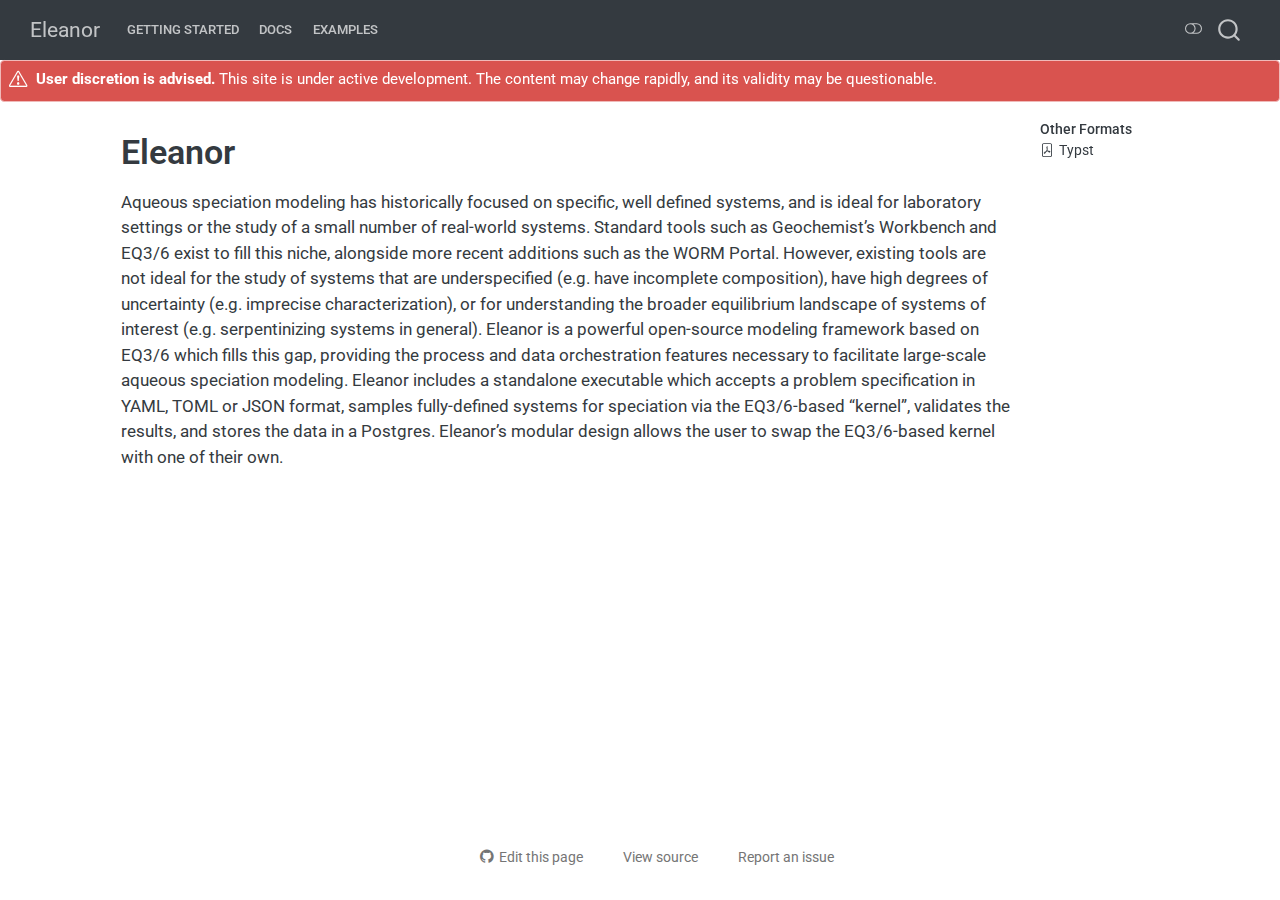
<file: index.html>
<!DOCTYPE html>
<html xmlns="http://www.w3.org/1999/xhtml" lang="en" xml:lang="en"><head>

<meta charset="utf-8">
<meta name="generator" content="quarto-1.8.26">

<meta name="viewport" content="width=device-width, initial-scale=1.0, user-scalable=yes">


<title>Eleanor</title>
<style>
code{white-space: pre-wrap;}
span.smallcaps{font-variant: small-caps;}
div.columns{display: flex; gap: min(4vw, 1.5em);}
div.column{flex: auto; overflow-x: auto;}
div.hanging-indent{margin-left: 1.5em; text-indent: -1.5em;}
ul.task-list{list-style: none;}
ul.task-list li input[type="checkbox"] {
  width: 0.8em;
  margin: 0 0.8em 0.2em -1em; /* quarto-specific, see https://github.com/quarto-dev/quarto-cli/issues/4556 */ 
  vertical-align: middle;
}
</style>


<script src="site_libs/quarto-nav/quarto-nav.js"></script>
<script src="site_libs/quarto-nav/headroom.min.js"></script>
<script src="site_libs/clipboard/clipboard.min.js"></script>
<script src="site_libs/quarto-search/autocomplete.umd.js"></script>
<script src="site_libs/quarto-search/fuse.min.js"></script>
<script src="site_libs/quarto-search/quarto-search.js"></script>
<meta name="quarto:offset" content="./">
<script src="site_libs/quarto-html/quarto.js" type="module"></script>
<script src="site_libs/quarto-html/tabsets/tabsets.js" type="module"></script>
<script src="site_libs/quarto-html/axe/axe-check.js" type="module"></script>
<script src="site_libs/quarto-html/popper.min.js"></script>
<script src="site_libs/quarto-html/tippy.umd.min.js"></script>
<script src="site_libs/quarto-html/anchor.min.js"></script>
<link href="site_libs/quarto-html/tippy.css" rel="stylesheet">
<link href="site_libs/quarto-html/quarto-syntax-highlighting-587c61ba64f3a5504c4d52d930310e48.css" rel="stylesheet" class="quarto-color-scheme" id="quarto-text-highlighting-styles">
<link href="site_libs/quarto-html/quarto-syntax-highlighting-dark-b758ccaa5987ceb1b75504551e579abf.css" rel="stylesheet" class="quarto-color-scheme quarto-color-alternate" id="quarto-text-highlighting-styles">
<link href="site_libs/quarto-html/quarto-syntax-highlighting-587c61ba64f3a5504c4d52d930310e48.css" rel="stylesheet" class="quarto-color-scheme-extra" id="quarto-text-highlighting-styles">
<script src="site_libs/bootstrap/bootstrap.min.js"></script>
<link href="site_libs/bootstrap/bootstrap-icons.css" rel="stylesheet">
<link href="site_libs/bootstrap/bootstrap-a87421c7237e12a84c189c841236b972.min.css" rel="stylesheet" append-hash="true" class="quarto-color-scheme" id="quarto-bootstrap" data-mode="light">
<link href="site_libs/bootstrap/bootstrap-dark-55b0649f7f942c71a7fe2c1872309cd7.min.css" rel="stylesheet" append-hash="true" class="quarto-color-scheme quarto-color-alternate" id="quarto-bootstrap" data-mode="dark">
<link href="site_libs/bootstrap/bootstrap-a87421c7237e12a84c189c841236b972.min.css" rel="stylesheet" append-hash="true" class="quarto-color-scheme-extra" id="quarto-bootstrap" data-mode="light">
<script id="quarto-search-options" type="application/json">{
  "location": "navbar",
  "copy-button": false,
  "collapse-after": 3,
  "panel-placement": "end",
  "type": "overlay",
  "limit": 50,
  "keyboard-shortcut": [
    "f",
    "/",
    "s"
  ],
  "show-item-context": false,
  "language": {
    "search-no-results-text": "No results",
    "search-matching-documents-text": "matching documents",
    "search-copy-link-title": "Copy link to search",
    "search-hide-matches-text": "Hide additional matches",
    "search-more-match-text": "more match in this document",
    "search-more-matches-text": "more matches in this document",
    "search-clear-button-title": "Clear",
    "search-text-placeholder": "",
    "search-detached-cancel-button-title": "Cancel",
    "search-submit-button-title": "Submit",
    "search-label": "Search"
  }
}</script>


<link rel="stylesheet" href="styles.css">
</head>

<body class="nav-fixed quarto-light"><script id="quarto-html-before-body" type="application/javascript">
    const toggleBodyColorMode = (bsSheetEl) => {
      const mode = bsSheetEl.getAttribute("data-mode");
      const bodyEl = window.document.querySelector("body");
      if (mode === "dark") {
        bodyEl.classList.add("quarto-dark");
        bodyEl.classList.remove("quarto-light");
      } else {
        bodyEl.classList.add("quarto-light");
        bodyEl.classList.remove("quarto-dark");
      }
    }
    const toggleBodyColorPrimary = () => {
      const bsSheetEl = window.document.querySelector("link#quarto-bootstrap:not([rel=disabled-stylesheet])");
      if (bsSheetEl) {
        toggleBodyColorMode(bsSheetEl);
      }
    }
    const setColorSchemeToggle = (alternate) => {
      const toggles = window.document.querySelectorAll('.quarto-color-scheme-toggle');
      for (let i=0; i < toggles.length; i++) {
        const toggle = toggles[i];
        if (toggle) {
          if (alternate) {
            toggle.classList.add("alternate");
          } else {
            toggle.classList.remove("alternate");
          }
        }
      }
    };
    const toggleColorMode = (alternate) => {
      // Switch the stylesheets
      const primaryStylesheets = window.document.querySelectorAll('link.quarto-color-scheme:not(.quarto-color-alternate)');
      const alternateStylesheets = window.document.querySelectorAll('link.quarto-color-scheme.quarto-color-alternate');
      manageTransitions('#quarto-margin-sidebar .nav-link', false);
      if (alternate) {
        // note: dark is layered on light, we don't disable primary!
        enableStylesheet(alternateStylesheets);
        for (const sheetNode of alternateStylesheets) {
          if (sheetNode.id === "quarto-bootstrap") {
            toggleBodyColorMode(sheetNode);
          }
        }
      } else {
        disableStylesheet(alternateStylesheets);
        enableStylesheet(primaryStylesheets)
        toggleBodyColorPrimary();
      }
      manageTransitions('#quarto-margin-sidebar .nav-link', true);
      // Switch the toggles
      setColorSchemeToggle(alternate)
      // Hack to workaround the fact that safari doesn't
      // properly recolor the scrollbar when toggling (#1455)
      if (navigator.userAgent.indexOf('Safari') > 0 && navigator.userAgent.indexOf('Chrome') == -1) {
        manageTransitions("body", false);
        window.scrollTo(0, 1);
        setTimeout(() => {
          window.scrollTo(0, 0);
          manageTransitions("body", true);
        }, 40);
      }
    }
    const disableStylesheet = (stylesheets) => {
      for (let i=0; i < stylesheets.length; i++) {
        const stylesheet = stylesheets[i];
        stylesheet.rel = 'disabled-stylesheet';
      }
    }
    const enableStylesheet = (stylesheets) => {
      for (let i=0; i < stylesheets.length; i++) {
        const stylesheet = stylesheets[i];
        if(stylesheet.rel !== 'stylesheet') { // for Chrome, which will still FOUC without this check
          stylesheet.rel = 'stylesheet';
        }
      }
    }
    const manageTransitions = (selector, allowTransitions) => {
      const els = window.document.querySelectorAll(selector);
      for (let i=0; i < els.length; i++) {
        const el = els[i];
        if (allowTransitions) {
          el.classList.remove('notransition');
        } else {
          el.classList.add('notransition');
        }
      }
    }
    const isFileUrl = () => {
      return window.location.protocol === 'file:';
    }
    const hasAlternateSentinel = () => {
      let styleSentinel = getColorSchemeSentinel();
      if (styleSentinel !== null) {
        return styleSentinel === "alternate";
      } else {
        return false;
      }
    }
    const setStyleSentinel = (alternate) => {
      const value = alternate ? "alternate" : "default";
      if (!isFileUrl()) {
        window.localStorage.setItem("quarto-color-scheme", value);
      } else {
        localAlternateSentinel = value;
      }
    }
    const getColorSchemeSentinel = () => {
      if (!isFileUrl()) {
        const storageValue = window.localStorage.getItem("quarto-color-scheme");
        return storageValue != null ? storageValue : localAlternateSentinel;
      } else {
        return localAlternateSentinel;
      }
    }
    const toggleGiscusIfUsed = (isAlternate, darkModeDefault) => {
      const baseTheme = document.querySelector('#giscus-base-theme')?.value ?? 'light';
      const alternateTheme = document.querySelector('#giscus-alt-theme')?.value ?? 'dark';
      let newTheme = '';
      if(authorPrefersDark) {
        newTheme = isAlternate ? baseTheme : alternateTheme;
      } else {
        newTheme = isAlternate ? alternateTheme : baseTheme;
      }
      const changeGiscusTheme = () => {
        // From: https://github.com/giscus/giscus/issues/336
        const sendMessage = (message) => {
          const iframe = document.querySelector('iframe.giscus-frame');
          if (!iframe) return;
          iframe.contentWindow.postMessage({ giscus: message }, 'https://giscus.app');
        }
        sendMessage({
          setConfig: {
            theme: newTheme
          }
        });
      }
      const isGiscussLoaded = window.document.querySelector('iframe.giscus-frame') !== null;
      if (isGiscussLoaded) {
        changeGiscusTheme();
      }
    };
    const authorPrefersDark = false;
    const queryPrefersDark = window.matchMedia('(prefers-color-scheme: dark)');
    const darkModeDefault = queryPrefersDark.matches;
      document.querySelector('link#quarto-text-highlighting-styles.quarto-color-scheme-extra').rel = 'disabled-stylesheet';
      document.querySelector('link#quarto-bootstrap.quarto-color-scheme-extra').rel = 'disabled-stylesheet';
    let localAlternateSentinel = darkModeDefault ? 'alternate' : 'default';
    // Dark / light mode switch
    window.quartoToggleColorScheme = () => {
      // Read the current dark / light value
      let toAlternate = !hasAlternateSentinel();
      toggleColorMode(toAlternate);
      setStyleSentinel(toAlternate);
      toggleGiscusIfUsed(toAlternate, darkModeDefault);
      window.dispatchEvent(new Event('resize'));
    };
    queryPrefersDark.addEventListener("change", e => {
      if(window.localStorage.getItem("quarto-color-scheme") !== null)
        return;
      const alternate = e.matches
      toggleColorMode(alternate);
      localAlternateSentinel = e.matches ? 'alternate' : 'default'; // this is used alongside local storage!
      toggleGiscusIfUsed(alternate, darkModeDefault);
    });
    // Switch to dark mode if need be
    if (hasAlternateSentinel()) {
      toggleColorMode(true);
    } else {
      toggleColorMode(false);
    }
  </script>

<div id="quarto-search-results"></div>
  <header id="quarto-header" class="headroom fixed-top">
    <nav class="navbar navbar-expand-lg " data-bs-theme="dark">
      <div class="navbar-container container-fluid">
      <div class="navbar-brand-container mx-auto">
    <a class="navbar-brand" href="./index.html">
    <span class="navbar-title">Eleanor</span>
    </a>
  </div>
            <div id="quarto-search" class="" title="Search"></div>
          <button class="navbar-toggler" type="button" data-bs-toggle="collapse" data-bs-target="#navbarCollapse" aria-controls="navbarCollapse" role="menu" aria-expanded="false" aria-label="Toggle navigation" onclick="if (window.quartoToggleHeadroom) { window.quartoToggleHeadroom(); }">
  <span class="navbar-toggler-icon"></span>
</button>
          <div class="collapse navbar-collapse" id="navbarCollapse">
            <ul class="navbar-nav navbar-nav-scroll me-auto">
  <li class="nav-item">
    <a class="nav-link" href="./getting-started.html"> 
<span class="menu-text">Getting Started</span></a>
  </li>  
  <li class="nav-item">
    <a class="nav-link" href="./docs.html"> 
<span class="menu-text">Docs</span></a>
  </li>  
  <li class="nav-item">
    <a class="nav-link" href="./examples.html"> 
<span class="menu-text">Examples</span></a>
  </li>  
</ul>
          </div> <!-- /navcollapse -->
            <div class="quarto-navbar-tools">
  <a href="" class="quarto-color-scheme-toggle quarto-navigation-tool  px-1" onclick="window.quartoToggleColorScheme(); return false;" title="Toggle dark mode"><i class="bi"></i></a>
</div>
      </div> <!-- /container-fluid -->
    </nav>
  <div id="quarto-announcement" data-announcement-id="7c78fb18095716c4467f7b22a5c3eeb4" class="alert alert-danger hidden"><i class="bi bi-exclamation-triangle quarto-announcement-icon"></i><div class="quarto-announcement-content">
<p><strong>User discretion is advised.</strong> This site is under active development. The content may change rapidly, and its validity may be questionable.</p>
</div></div>
</header>
<!-- content -->
<div id="quarto-content" class="quarto-container page-columns page-rows-contents page-layout-article page-navbar">
<!-- sidebar -->
<!-- margin-sidebar -->
    <div id="quarto-margin-sidebar" class="sidebar margin-sidebar">
        
    <div class="quarto-alternate-formats"><h2>Other Formats</h2><ul><li><a href="index.pdf"><i class="bi bi-file-pdf"></i>Typst</a></li></ul></div></div>
<!-- main -->
<main class="content" id="quarto-document-content">


<header id="title-block-header" class="quarto-title-block default">
<div class="quarto-title">
<h1 class="title">Eleanor</h1>
</div>



<div class="quarto-title-meta">

    
  
    
  </div>
  


</header>


<p>Aqueous speciation modeling has historically focused on specific, well defined systems, and is ideal for laboratory settings or the study of a small number of real-world systems. Standard tools such as Geochemist’s Workbench and EQ3/6 exist to fill this niche, alongside more recent additions such as the WORM Portal. However, existing tools are not ideal for the study of systems that are underspecified (e.g.&nbsp;have incomplete composition), have high degrees of uncertainty (e.g.&nbsp;imprecise characterization), or for understanding the broader equilibrium landscape of systems of interest (e.g. serpentinizing systems in general). Eleanor is a powerful open-source modeling framework based on EQ3/6 which fills this gap, providing the process and data orchestration features necessary to facilitate large-scale aqueous speciation modeling. Eleanor includes a standalone executable which accepts a problem specification in YAML, TOML or JSON format, samples fully-defined systems for speciation via the EQ3/6-based “kernel”, validates the results, and stores the data in a Postgres. Eleanor’s modular design allows the user to swap the EQ3/6-based kernel with one of their own.</p>



<a onclick="window.scrollTo(0, 0); return false;" role="button" id="quarto-back-to-top"><i class="bi bi-arrow-up"></i> Back to top</a></main> <!-- /main -->
<script id="quarto-html-after-body" type="application/javascript">
  window.document.addEventListener("DOMContentLoaded", function (event) {
    // Ensure there is a toggle, if there isn't float one in the top right
    if (window.document.querySelector('.quarto-color-scheme-toggle') === null) {
      const a = window.document.createElement('a');
      a.classList.add('top-right');
      a.classList.add('quarto-color-scheme-toggle');
      a.href = "";
      a.onclick = function() { try { window.quartoToggleColorScheme(); } catch {} return false; };
      const i = window.document.createElement("i");
      i.classList.add('bi');
      a.appendChild(i);
      window.document.body.appendChild(a);
    }
    setColorSchemeToggle(hasAlternateSentinel())
    const icon = "";
    const anchorJS = new window.AnchorJS();
    anchorJS.options = {
      placement: 'right',
      icon: icon
    };
    anchorJS.add('.anchored');
    const isCodeAnnotation = (el) => {
      for (const clz of el.classList) {
        if (clz.startsWith('code-annotation-')) {                     
          return true;
        }
      }
      return false;
    }
    const onCopySuccess = function(e) {
      // button target
      const button = e.trigger;
      // don't keep focus
      button.blur();
      // flash "checked"
      button.classList.add('code-copy-button-checked');
      var currentTitle = button.getAttribute("title");
      button.setAttribute("title", "Copied!");
      let tooltip;
      if (window.bootstrap) {
        button.setAttribute("data-bs-toggle", "tooltip");
        button.setAttribute("data-bs-placement", "left");
        button.setAttribute("data-bs-title", "Copied!");
        tooltip = new bootstrap.Tooltip(button, 
          { trigger: "manual", 
            customClass: "code-copy-button-tooltip",
            offset: [0, -8]});
        tooltip.show();    
      }
      setTimeout(function() {
        if (tooltip) {
          tooltip.hide();
          button.removeAttribute("data-bs-title");
          button.removeAttribute("data-bs-toggle");
          button.removeAttribute("data-bs-placement");
        }
        button.setAttribute("title", currentTitle);
        button.classList.remove('code-copy-button-checked');
      }, 1000);
      // clear code selection
      e.clearSelection();
    }
    const getTextToCopy = function(trigger) {
      const outerScaffold = trigger.parentElement.cloneNode(true);
      const codeEl = outerScaffold.querySelector('code');
      for (const childEl of codeEl.children) {
        if (isCodeAnnotation(childEl)) {
          childEl.remove();
        }
      }
      return codeEl.innerText;
    }
    const clipboard = new window.ClipboardJS('.code-copy-button:not([data-in-quarto-modal])', {
      text: getTextToCopy
    });
    clipboard.on('success', onCopySuccess);
    if (window.document.getElementById('quarto-embedded-source-code-modal')) {
      const clipboardModal = new window.ClipboardJS('.code-copy-button[data-in-quarto-modal]', {
        text: getTextToCopy,
        container: window.document.getElementById('quarto-embedded-source-code-modal')
      });
      clipboardModal.on('success', onCopySuccess);
    }
      var localhostRegex = new RegExp(/^(?:http|https):\/\/localhost\:?[0-9]*\//);
      var mailtoRegex = new RegExp(/^mailto:/);
        var filterRegex = new RegExp("https:\/\/39alpha\.github\.io\/eleanor\/");
      var isInternal = (href) => {
          return filterRegex.test(href) || localhostRegex.test(href) || mailtoRegex.test(href);
      }
      // Inspect non-navigation links and adorn them if external
     var links = window.document.querySelectorAll('a[href]:not(.nav-link):not(.navbar-brand):not(.toc-action):not(.sidebar-link):not(.sidebar-item-toggle):not(.pagination-link):not(.no-external):not([aria-hidden]):not(.dropdown-item):not(.quarto-navigation-tool):not(.about-link)');
      for (var i=0; i<links.length; i++) {
        const link = links[i];
        if (!isInternal(link.href)) {
          // undo the damage that might have been done by quarto-nav.js in the case of
          // links that we want to consider external
          if (link.dataset.originalHref !== undefined) {
            link.href = link.dataset.originalHref;
          }
        }
      }
    function tippyHover(el, contentFn, onTriggerFn, onUntriggerFn) {
      const config = {
        allowHTML: true,
        maxWidth: 500,
        delay: 100,
        arrow: false,
        appendTo: function(el) {
            return el.parentElement;
        },
        interactive: true,
        interactiveBorder: 10,
        theme: 'quarto',
        placement: 'bottom-start',
      };
      if (contentFn) {
        config.content = contentFn;
      }
      if (onTriggerFn) {
        config.onTrigger = onTriggerFn;
      }
      if (onUntriggerFn) {
        config.onUntrigger = onUntriggerFn;
      }
      window.tippy(el, config); 
    }
    const noterefs = window.document.querySelectorAll('a[role="doc-noteref"]');
    for (var i=0; i<noterefs.length; i++) {
      const ref = noterefs[i];
      tippyHover(ref, function() {
        // use id or data attribute instead here
        let href = ref.getAttribute('data-footnote-href') || ref.getAttribute('href');
        try { href = new URL(href).hash; } catch {}
        const id = href.replace(/^#\/?/, "");
        const note = window.document.getElementById(id);
        if (note) {
          return note.innerHTML;
        } else {
          return "";
        }
      });
    }
    const xrefs = window.document.querySelectorAll('a.quarto-xref');
    const processXRef = (id, note) => {
      // Strip column container classes
      const stripColumnClz = (el) => {
        el.classList.remove("page-full", "page-columns");
        if (el.children) {
          for (const child of el.children) {
            stripColumnClz(child);
          }
        }
      }
      stripColumnClz(note)
      if (id === null || id.startsWith('sec-')) {
        // Special case sections, only their first couple elements
        const container = document.createElement("div");
        if (note.children && note.children.length > 2) {
          container.appendChild(note.children[0].cloneNode(true));
          for (let i = 1; i < note.children.length; i++) {
            const child = note.children[i];
            if (child.tagName === "P" && child.innerText === "") {
              continue;
            } else {
              container.appendChild(child.cloneNode(true));
              break;
            }
          }
          if (window.Quarto?.typesetMath) {
            window.Quarto.typesetMath(container);
          }
          return container.innerHTML
        } else {
          if (window.Quarto?.typesetMath) {
            window.Quarto.typesetMath(note);
          }
          return note.innerHTML;
        }
      } else {
        // Remove any anchor links if they are present
        const anchorLink = note.querySelector('a.anchorjs-link');
        if (anchorLink) {
          anchorLink.remove();
        }
        if (window.Quarto?.typesetMath) {
          window.Quarto.typesetMath(note);
        }
        if (note.classList.contains("callout")) {
          return note.outerHTML;
        } else {
          return note.innerHTML;
        }
      }
    }
    for (var i=0; i<xrefs.length; i++) {
      const xref = xrefs[i];
      tippyHover(xref, undefined, function(instance) {
        instance.disable();
        let url = xref.getAttribute('href');
        let hash = undefined; 
        if (url.startsWith('#')) {
          hash = url;
        } else {
          try { hash = new URL(url).hash; } catch {}
        }
        if (hash) {
          const id = hash.replace(/^#\/?/, "");
          const note = window.document.getElementById(id);
          if (note !== null) {
            try {
              const html = processXRef(id, note.cloneNode(true));
              instance.setContent(html);
            } finally {
              instance.enable();
              instance.show();
            }
          } else {
            // See if we can fetch this
            fetch(url.split('#')[0])
            .then(res => res.text())
            .then(html => {
              const parser = new DOMParser();
              const htmlDoc = parser.parseFromString(html, "text/html");
              const note = htmlDoc.getElementById(id);
              if (note !== null) {
                const html = processXRef(id, note);
                instance.setContent(html);
              } 
            }).finally(() => {
              instance.enable();
              instance.show();
            });
          }
        } else {
          // See if we can fetch a full url (with no hash to target)
          // This is a special case and we should probably do some content thinning / targeting
          fetch(url)
          .then(res => res.text())
          .then(html => {
            const parser = new DOMParser();
            const htmlDoc = parser.parseFromString(html, "text/html");
            const note = htmlDoc.querySelector('main.content');
            if (note !== null) {
              // This should only happen for chapter cross references
              // (since there is no id in the URL)
              // remove the first header
              if (note.children.length > 0 && note.children[0].tagName === "HEADER") {
                note.children[0].remove();
              }
              const html = processXRef(null, note);
              instance.setContent(html);
            } 
          }).finally(() => {
            instance.enable();
            instance.show();
          });
        }
      }, function(instance) {
      });
    }
        let selectedAnnoteEl;
        const selectorForAnnotation = ( cell, annotation) => {
          let cellAttr = 'data-code-cell="' + cell + '"';
          let lineAttr = 'data-code-annotation="' +  annotation + '"';
          const selector = 'span[' + cellAttr + '][' + lineAttr + ']';
          return selector;
        }
        const selectCodeLines = (annoteEl) => {
          const doc = window.document;
          const targetCell = annoteEl.getAttribute("data-target-cell");
          const targetAnnotation = annoteEl.getAttribute("data-target-annotation");
          const annoteSpan = window.document.querySelector(selectorForAnnotation(targetCell, targetAnnotation));
          const lines = annoteSpan.getAttribute("data-code-lines").split(",");
          const lineIds = lines.map((line) => {
            return targetCell + "-" + line;
          })
          let top = null;
          let height = null;
          let parent = null;
          if (lineIds.length > 0) {
              //compute the position of the single el (top and bottom and make a div)
              const el = window.document.getElementById(lineIds[0]);
              top = el.offsetTop;
              height = el.offsetHeight;
              parent = el.parentElement.parentElement;
            if (lineIds.length > 1) {
              const lastEl = window.document.getElementById(lineIds[lineIds.length - 1]);
              const bottom = lastEl.offsetTop + lastEl.offsetHeight;
              height = bottom - top;
            }
            if (top !== null && height !== null && parent !== null) {
              // cook up a div (if necessary) and position it 
              let div = window.document.getElementById("code-annotation-line-highlight");
              if (div === null) {
                div = window.document.createElement("div");
                div.setAttribute("id", "code-annotation-line-highlight");
                div.style.position = 'absolute';
                parent.appendChild(div);
              }
              div.style.top = top - 2 + "px";
              div.style.height = height + 4 + "px";
              div.style.left = 0;
              let gutterDiv = window.document.getElementById("code-annotation-line-highlight-gutter");
              if (gutterDiv === null) {
                gutterDiv = window.document.createElement("div");
                gutterDiv.setAttribute("id", "code-annotation-line-highlight-gutter");
                gutterDiv.style.position = 'absolute';
                const codeCell = window.document.getElementById(targetCell);
                const gutter = codeCell.querySelector('.code-annotation-gutter');
                gutter.appendChild(gutterDiv);
              }
              gutterDiv.style.top = top - 2 + "px";
              gutterDiv.style.height = height + 4 + "px";
            }
            selectedAnnoteEl = annoteEl;
          }
        };
        const unselectCodeLines = () => {
          const elementsIds = ["code-annotation-line-highlight", "code-annotation-line-highlight-gutter"];
          elementsIds.forEach((elId) => {
            const div = window.document.getElementById(elId);
            if (div) {
              div.remove();
            }
          });
          selectedAnnoteEl = undefined;
        };
          // Handle positioning of the toggle
      window.addEventListener(
        "resize",
        throttle(() => {
          elRect = undefined;
          if (selectedAnnoteEl) {
            selectCodeLines(selectedAnnoteEl);
          }
        }, 10)
      );
      function throttle(fn, ms) {
      let throttle = false;
      let timer;
        return (...args) => {
          if(!throttle) { // first call gets through
              fn.apply(this, args);
              throttle = true;
          } else { // all the others get throttled
              if(timer) clearTimeout(timer); // cancel #2
              timer = setTimeout(() => {
                fn.apply(this, args);
                timer = throttle = false;
              }, ms);
          }
        };
      }
        // Attach click handler to the DT
        const annoteDls = window.document.querySelectorAll('dt[data-target-cell]');
        for (const annoteDlNode of annoteDls) {
          annoteDlNode.addEventListener('click', (event) => {
            const clickedEl = event.target;
            if (clickedEl !== selectedAnnoteEl) {
              unselectCodeLines();
              const activeEl = window.document.querySelector('dt[data-target-cell].code-annotation-active');
              if (activeEl) {
                activeEl.classList.remove('code-annotation-active');
              }
              selectCodeLines(clickedEl);
              clickedEl.classList.add('code-annotation-active');
            } else {
              // Unselect the line
              unselectCodeLines();
              clickedEl.classList.remove('code-annotation-active');
            }
          });
        }
    const findCites = (el) => {
      const parentEl = el.parentElement;
      if (parentEl) {
        const cites = parentEl.dataset.cites;
        if (cites) {
          return {
            el,
            cites: cites.split(' ')
          };
        } else {
          return findCites(el.parentElement)
        }
      } else {
        return undefined;
      }
    };
    var bibliorefs = window.document.querySelectorAll('a[role="doc-biblioref"]');
    for (var i=0; i<bibliorefs.length; i++) {
      const ref = bibliorefs[i];
      const citeInfo = findCites(ref);
      if (citeInfo) {
        tippyHover(citeInfo.el, function() {
          var popup = window.document.createElement('div');
          citeInfo.cites.forEach(function(cite) {
            var citeDiv = window.document.createElement('div');
            citeDiv.classList.add('hanging-indent');
            citeDiv.classList.add('csl-entry');
            var biblioDiv = window.document.getElementById('ref-' + cite);
            if (biblioDiv) {
              citeDiv.innerHTML = biblioDiv.innerHTML;
            }
            popup.appendChild(citeDiv);
          });
          return popup.innerHTML;
        });
      }
    }
  });
  </script>
</div> <!-- /content -->




<footer class="footer"><div class="nav-footer"><div class="nav-footer-center"><div class="toc-actions"><ul><li><a href="https://github.com/39alpha/eleanor/edit/main/index.qmd" class="toc-action"><i class="bi bi-github"></i>Edit this page</a></li><li><a href="https://github.com/39alpha/eleanor/blob/main/index.qmd" class="toc-action"><i class="bi empty"></i>View source</a></li><li><a href="https://github.com/39alpha/eleanor/issues/new" class="toc-action"><i class="bi empty"></i>Report an issue</a></li></ul></div></div></div></footer></body></html>
</file>
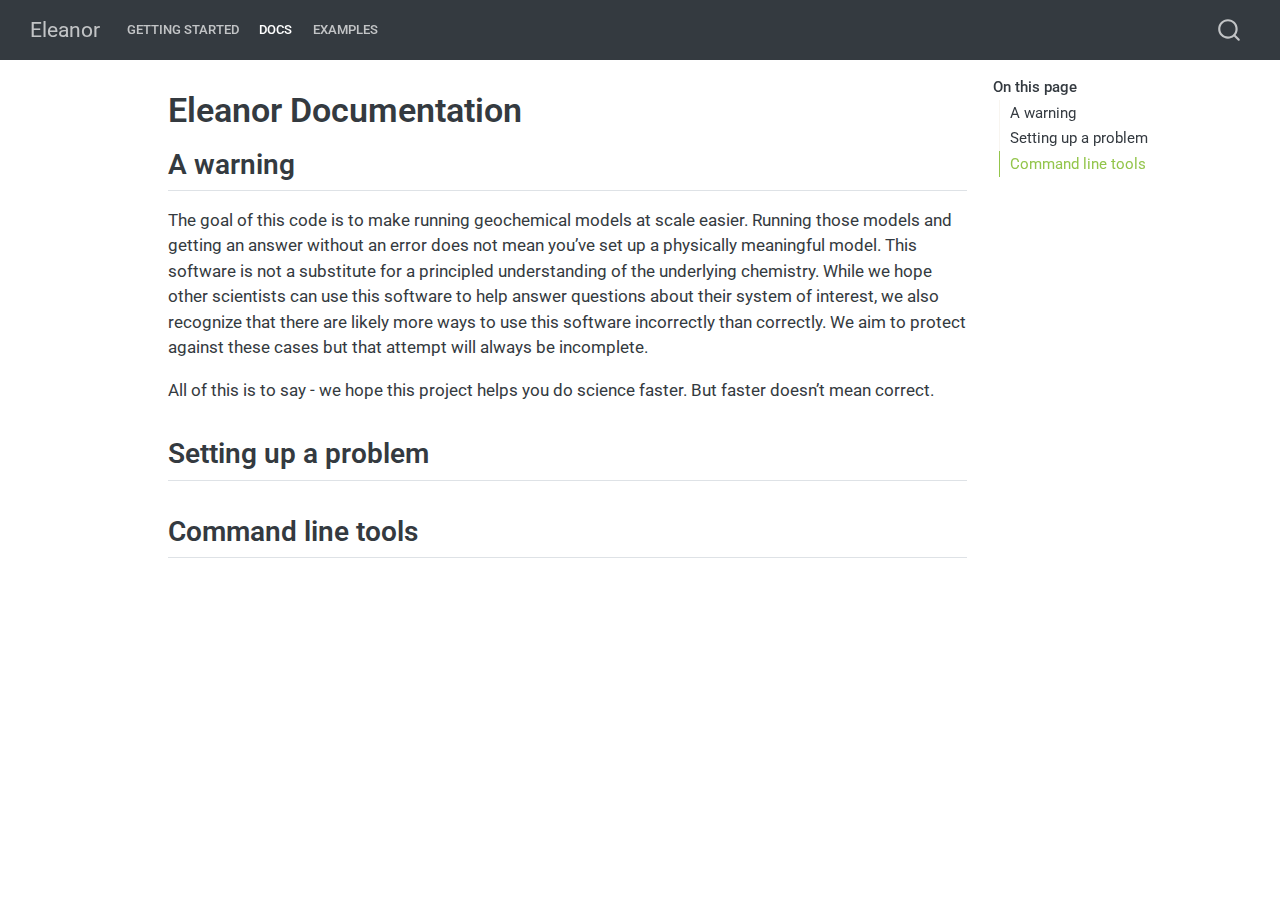
<file: docs.html>
<!DOCTYPE html>
<html xmlns="http://www.w3.org/1999/xhtml" lang="en" xml:lang="en"><head>

<meta charset="utf-8">
<meta name="generator" content="quarto-1.8.26">

<meta name="viewport" content="width=device-width, initial-scale=1.0, user-scalable=yes">


<title>Eleanor Documentation – Eleanor</title>
<style>
code{white-space: pre-wrap;}
span.smallcaps{font-variant: small-caps;}
div.columns{display: flex; gap: min(4vw, 1.5em);}
div.column{flex: auto; overflow-x: auto;}
div.hanging-indent{margin-left: 1.5em; text-indent: -1.5em;}
ul.task-list{list-style: none;}
ul.task-list li input[type="checkbox"] {
  width: 0.8em;
  margin: 0 0.8em 0.2em -1em; /* quarto-specific, see https://github.com/quarto-dev/quarto-cli/issues/4556 */ 
  vertical-align: middle;
}
</style>


<script src="site_libs/quarto-nav/quarto-nav.js"></script>
<script src="site_libs/quarto-nav/headroom.min.js"></script>
<script src="site_libs/clipboard/clipboard.min.js"></script>
<script src="site_libs/quarto-search/autocomplete.umd.js"></script>
<script src="site_libs/quarto-search/fuse.min.js"></script>
<script src="site_libs/quarto-search/quarto-search.js"></script>
<meta name="quarto:offset" content="./">
<script src="site_libs/quarto-html/quarto.js" type="module"></script>
<script src="site_libs/quarto-html/tabsets/tabsets.js" type="module"></script>
<script src="site_libs/quarto-html/axe/axe-check.js" type="module"></script>
<script src="site_libs/quarto-html/popper.min.js"></script>
<script src="site_libs/quarto-html/tippy.umd.min.js"></script>
<script src="site_libs/quarto-html/anchor.min.js"></script>
<link href="site_libs/quarto-html/tippy.css" rel="stylesheet">
<link href="site_libs/quarto-html/quarto-syntax-highlighting-587c61ba64f3a5504c4d52d930310e48.css" rel="stylesheet" id="quarto-text-highlighting-styles">
<script src="site_libs/bootstrap/bootstrap.min.js"></script>
<link href="site_libs/bootstrap/bootstrap-icons.css" rel="stylesheet">
<link href="site_libs/bootstrap/bootstrap-81161df70946103be4ff68a34233701c.min.css" rel="stylesheet" append-hash="true" id="quarto-bootstrap" data-mode="light">
<script id="quarto-search-options" type="application/json">{
  "location": "navbar",
  "copy-button": false,
  "collapse-after": 3,
  "panel-placement": "end",
  "type": "overlay",
  "limit": 50,
  "keyboard-shortcut": [
    "f",
    "/",
    "s"
  ],
  "show-item-context": false,
  "language": {
    "search-no-results-text": "No results",
    "search-matching-documents-text": "matching documents",
    "search-copy-link-title": "Copy link to search",
    "search-hide-matches-text": "Hide additional matches",
    "search-more-match-text": "more match in this document",
    "search-more-matches-text": "more matches in this document",
    "search-clear-button-title": "Clear",
    "search-text-placeholder": "",
    "search-detached-cancel-button-title": "Cancel",
    "search-submit-button-title": "Submit",
    "search-label": "Search"
  }
}</script>


<link rel="stylesheet" href="styles.css">
</head>

<body class="nav-fixed quarto-light">

<div id="quarto-search-results"></div>
  <header id="quarto-header" class="headroom fixed-top">
    <nav class="navbar navbar-expand-lg " data-bs-theme="dark">
      <div class="navbar-container container-fluid">
      <div class="navbar-brand-container mx-auto">
    <a class="navbar-brand" href="./index.html">
    <span class="navbar-title">Eleanor</span>
    </a>
  </div>
            <div id="quarto-search" class="" title="Search"></div>
          <button class="navbar-toggler" type="button" data-bs-toggle="collapse" data-bs-target="#navbarCollapse" aria-controls="navbarCollapse" role="menu" aria-expanded="false" aria-label="Toggle navigation" onclick="if (window.quartoToggleHeadroom) { window.quartoToggleHeadroom(); }">
  <span class="navbar-toggler-icon"></span>
</button>
          <div class="collapse navbar-collapse" id="navbarCollapse">
            <ul class="navbar-nav navbar-nav-scroll me-auto">
  <li class="nav-item">
    <a class="nav-link" href="./getting-started.html"> 
<span class="menu-text">Getting Started</span></a>
  </li>  
  <li class="nav-item">
    <a class="nav-link active" href="./docs.html" aria-current="page"> 
<span class="menu-text">Docs</span></a>
  </li>  
  <li class="nav-item">
    <a class="nav-link" href="./examples.html"> 
<span class="menu-text">Examples</span></a>
  </li>  
</ul>
          </div> <!-- /navcollapse -->
            <div class="quarto-navbar-tools">
</div>
      </div> <!-- /container-fluid -->
    </nav>
</header>
<!-- content -->
<div id="quarto-content" class="quarto-container page-columns page-rows-contents page-layout-article page-navbar">
<!-- sidebar -->
<!-- margin-sidebar -->
    <div id="quarto-margin-sidebar" class="sidebar margin-sidebar">
        <nav id="TOC" role="doc-toc" class="toc-active">
    <h2 id="toc-title">On this page</h2>
   
  <ul>
  <li><a href="#a-warning" id="toc-a-warning" class="nav-link active" data-scroll-target="#a-warning">A warning</a></li>
  <li><a href="#setting-up-a-problem" id="toc-setting-up-a-problem" class="nav-link" data-scroll-target="#setting-up-a-problem">Setting up a problem</a></li>
  <li><a href="#command-line-tools" id="toc-command-line-tools" class="nav-link" data-scroll-target="#command-line-tools">Command line tools</a></li>
  </ul>
</nav>
    </div>
<!-- main -->
<main class="content" id="quarto-document-content">

<header id="title-block-header" class="quarto-title-block default">
<div class="quarto-title">
<h1 class="title">Eleanor Documentation</h1>
</div>



<div class="quarto-title-meta">

    
  
    
  </div>
  


</header>


<section id="a-warning" class="level2">
<h2 class="anchored" data-anchor-id="a-warning">A warning</h2>
<p>The goal of this code is to make running geochemical models at scale easier. Running those models and getting an answer without an error does not mean you’ve set up a physically meaningful model. This software is not a substitute for a principled understanding of the underlying chemistry. While we hope other scientists can use this software to help answer questions about their system of interest, we also recognize that there are likely more ways to use this software incorrectly than correctly. We aim to protect against these cases but that attempt will always be incomplete.</p>
<p>All of this is to say - we hope this project helps you do science faster. But faster doesn’t mean correct.</p>
</section>
<section id="setting-up-a-problem" class="level2">
<h2 class="anchored" data-anchor-id="setting-up-a-problem">Setting up a problem</h2>
</section>
<section id="command-line-tools" class="level2">
<h2 class="anchored" data-anchor-id="command-line-tools">Command line tools</h2>


</section>

</main> <!-- /main -->
<script id="quarto-html-after-body" type="application/javascript">
  window.document.addEventListener("DOMContentLoaded", function (event) {
    const icon = "";
    const anchorJS = new window.AnchorJS();
    anchorJS.options = {
      placement: 'right',
      icon: icon
    };
    anchorJS.add('.anchored');
    const isCodeAnnotation = (el) => {
      for (const clz of el.classList) {
        if (clz.startsWith('code-annotation-')) {                     
          return true;
        }
      }
      return false;
    }
    const onCopySuccess = function(e) {
      // button target
      const button = e.trigger;
      // don't keep focus
      button.blur();
      // flash "checked"
      button.classList.add('code-copy-button-checked');
      var currentTitle = button.getAttribute("title");
      button.setAttribute("title", "Copied!");
      let tooltip;
      if (window.bootstrap) {
        button.setAttribute("data-bs-toggle", "tooltip");
        button.setAttribute("data-bs-placement", "left");
        button.setAttribute("data-bs-title", "Copied!");
        tooltip = new bootstrap.Tooltip(button, 
          { trigger: "manual", 
            customClass: "code-copy-button-tooltip",
            offset: [0, -8]});
        tooltip.show();    
      }
      setTimeout(function() {
        if (tooltip) {
          tooltip.hide();
          button.removeAttribute("data-bs-title");
          button.removeAttribute("data-bs-toggle");
          button.removeAttribute("data-bs-placement");
        }
        button.setAttribute("title", currentTitle);
        button.classList.remove('code-copy-button-checked');
      }, 1000);
      // clear code selection
      e.clearSelection();
    }
    const getTextToCopy = function(trigger) {
      const outerScaffold = trigger.parentElement.cloneNode(true);
      const codeEl = outerScaffold.querySelector('code');
      for (const childEl of codeEl.children) {
        if (isCodeAnnotation(childEl)) {
          childEl.remove();
        }
      }
      return codeEl.innerText;
    }
    const clipboard = new window.ClipboardJS('.code-copy-button:not([data-in-quarto-modal])', {
      text: getTextToCopy
    });
    clipboard.on('success', onCopySuccess);
    if (window.document.getElementById('quarto-embedded-source-code-modal')) {
      const clipboardModal = new window.ClipboardJS('.code-copy-button[data-in-quarto-modal]', {
        text: getTextToCopy,
        container: window.document.getElementById('quarto-embedded-source-code-modal')
      });
      clipboardModal.on('success', onCopySuccess);
    }
      var localhostRegex = new RegExp(/^(?:http|https):\/\/localhost\:?[0-9]*\//);
      var mailtoRegex = new RegExp(/^mailto:/);
        var filterRegex = new RegExp("https:\/\/39alpha\.github\.io\/eleanor\/");
      var isInternal = (href) => {
          return filterRegex.test(href) || localhostRegex.test(href) || mailtoRegex.test(href);
      }
      // Inspect non-navigation links and adorn them if external
     var links = window.document.querySelectorAll('a[href]:not(.nav-link):not(.navbar-brand):not(.toc-action):not(.sidebar-link):not(.sidebar-item-toggle):not(.pagination-link):not(.no-external):not([aria-hidden]):not(.dropdown-item):not(.quarto-navigation-tool):not(.about-link)');
      for (var i=0; i<links.length; i++) {
        const link = links[i];
        if (!isInternal(link.href)) {
          // undo the damage that might have been done by quarto-nav.js in the case of
          // links that we want to consider external
          if (link.dataset.originalHref !== undefined) {
            link.href = link.dataset.originalHref;
          }
        }
      }
    function tippyHover(el, contentFn, onTriggerFn, onUntriggerFn) {
      const config = {
        allowHTML: true,
        maxWidth: 500,
        delay: 100,
        arrow: false,
        appendTo: function(el) {
            return el.parentElement;
        },
        interactive: true,
        interactiveBorder: 10,
        theme: 'quarto',
        placement: 'bottom-start',
      };
      if (contentFn) {
        config.content = contentFn;
      }
      if (onTriggerFn) {
        config.onTrigger = onTriggerFn;
      }
      if (onUntriggerFn) {
        config.onUntrigger = onUntriggerFn;
      }
      window.tippy(el, config); 
    }
    const noterefs = window.document.querySelectorAll('a[role="doc-noteref"]');
    for (var i=0; i<noterefs.length; i++) {
      const ref = noterefs[i];
      tippyHover(ref, function() {
        // use id or data attribute instead here
        let href = ref.getAttribute('data-footnote-href') || ref.getAttribute('href');
        try { href = new URL(href).hash; } catch {}
        const id = href.replace(/^#\/?/, "");
        const note = window.document.getElementById(id);
        if (note) {
          return note.innerHTML;
        } else {
          return "";
        }
      });
    }
    const xrefs = window.document.querySelectorAll('a.quarto-xref');
    const processXRef = (id, note) => {
      // Strip column container classes
      const stripColumnClz = (el) => {
        el.classList.remove("page-full", "page-columns");
        if (el.children) {
          for (const child of el.children) {
            stripColumnClz(child);
          }
        }
      }
      stripColumnClz(note)
      if (id === null || id.startsWith('sec-')) {
        // Special case sections, only their first couple elements
        const container = document.createElement("div");
        if (note.children && note.children.length > 2) {
          container.appendChild(note.children[0].cloneNode(true));
          for (let i = 1; i < note.children.length; i++) {
            const child = note.children[i];
            if (child.tagName === "P" && child.innerText === "") {
              continue;
            } else {
              container.appendChild(child.cloneNode(true));
              break;
            }
          }
          if (window.Quarto?.typesetMath) {
            window.Quarto.typesetMath(container);
          }
          return container.innerHTML
        } else {
          if (window.Quarto?.typesetMath) {
            window.Quarto.typesetMath(note);
          }
          return note.innerHTML;
        }
      } else {
        // Remove any anchor links if they are present
        const anchorLink = note.querySelector('a.anchorjs-link');
        if (anchorLink) {
          anchorLink.remove();
        }
        if (window.Quarto?.typesetMath) {
          window.Quarto.typesetMath(note);
        }
        if (note.classList.contains("callout")) {
          return note.outerHTML;
        } else {
          return note.innerHTML;
        }
      }
    }
    for (var i=0; i<xrefs.length; i++) {
      const xref = xrefs[i];
      tippyHover(xref, undefined, function(instance) {
        instance.disable();
        let url = xref.getAttribute('href');
        let hash = undefined; 
        if (url.startsWith('#')) {
          hash = url;
        } else {
          try { hash = new URL(url).hash; } catch {}
        }
        if (hash) {
          const id = hash.replace(/^#\/?/, "");
          const note = window.document.getElementById(id);
          if (note !== null) {
            try {
              const html = processXRef(id, note.cloneNode(true));
              instance.setContent(html);
            } finally {
              instance.enable();
              instance.show();
            }
          } else {
            // See if we can fetch this
            fetch(url.split('#')[0])
            .then(res => res.text())
            .then(html => {
              const parser = new DOMParser();
              const htmlDoc = parser.parseFromString(html, "text/html");
              const note = htmlDoc.getElementById(id);
              if (note !== null) {
                const html = processXRef(id, note);
                instance.setContent(html);
              } 
            }).finally(() => {
              instance.enable();
              instance.show();
            });
          }
        } else {
          // See if we can fetch a full url (with no hash to target)
          // This is a special case and we should probably do some content thinning / targeting
          fetch(url)
          .then(res => res.text())
          .then(html => {
            const parser = new DOMParser();
            const htmlDoc = parser.parseFromString(html, "text/html");
            const note = htmlDoc.querySelector('main.content');
            if (note !== null) {
              // This should only happen for chapter cross references
              // (since there is no id in the URL)
              // remove the first header
              if (note.children.length > 0 && note.children[0].tagName === "HEADER") {
                note.children[0].remove();
              }
              const html = processXRef(null, note);
              instance.setContent(html);
            } 
          }).finally(() => {
            instance.enable();
            instance.show();
          });
        }
      }, function(instance) {
      });
    }
        let selectedAnnoteEl;
        const selectorForAnnotation = ( cell, annotation) => {
          let cellAttr = 'data-code-cell="' + cell + '"';
          let lineAttr = 'data-code-annotation="' +  annotation + '"';
          const selector = 'span[' + cellAttr + '][' + lineAttr + ']';
          return selector;
        }
        const selectCodeLines = (annoteEl) => {
          const doc = window.document;
          const targetCell = annoteEl.getAttribute("data-target-cell");
          const targetAnnotation = annoteEl.getAttribute("data-target-annotation");
          const annoteSpan = window.document.querySelector(selectorForAnnotation(targetCell, targetAnnotation));
          const lines = annoteSpan.getAttribute("data-code-lines").split(",");
          const lineIds = lines.map((line) => {
            return targetCell + "-" + line;
          })
          let top = null;
          let height = null;
          let parent = null;
          if (lineIds.length > 0) {
              //compute the position of the single el (top and bottom and make a div)
              const el = window.document.getElementById(lineIds[0]);
              top = el.offsetTop;
              height = el.offsetHeight;
              parent = el.parentElement.parentElement;
            if (lineIds.length > 1) {
              const lastEl = window.document.getElementById(lineIds[lineIds.length - 1]);
              const bottom = lastEl.offsetTop + lastEl.offsetHeight;
              height = bottom - top;
            }
            if (top !== null && height !== null && parent !== null) {
              // cook up a div (if necessary) and position it 
              let div = window.document.getElementById("code-annotation-line-highlight");
              if (div === null) {
                div = window.document.createElement("div");
                div.setAttribute("id", "code-annotation-line-highlight");
                div.style.position = 'absolute';
                parent.appendChild(div);
              }
              div.style.top = top - 2 + "px";
              div.style.height = height + 4 + "px";
              div.style.left = 0;
              let gutterDiv = window.document.getElementById("code-annotation-line-highlight-gutter");
              if (gutterDiv === null) {
                gutterDiv = window.document.createElement("div");
                gutterDiv.setAttribute("id", "code-annotation-line-highlight-gutter");
                gutterDiv.style.position = 'absolute';
                const codeCell = window.document.getElementById(targetCell);
                const gutter = codeCell.querySelector('.code-annotation-gutter');
                gutter.appendChild(gutterDiv);
              }
              gutterDiv.style.top = top - 2 + "px";
              gutterDiv.style.height = height + 4 + "px";
            }
            selectedAnnoteEl = annoteEl;
          }
        };
        const unselectCodeLines = () => {
          const elementsIds = ["code-annotation-line-highlight", "code-annotation-line-highlight-gutter"];
          elementsIds.forEach((elId) => {
            const div = window.document.getElementById(elId);
            if (div) {
              div.remove();
            }
          });
          selectedAnnoteEl = undefined;
        };
          // Handle positioning of the toggle
      window.addEventListener(
        "resize",
        throttle(() => {
          elRect = undefined;
          if (selectedAnnoteEl) {
            selectCodeLines(selectedAnnoteEl);
          }
        }, 10)
      );
      function throttle(fn, ms) {
      let throttle = false;
      let timer;
        return (...args) => {
          if(!throttle) { // first call gets through
              fn.apply(this, args);
              throttle = true;
          } else { // all the others get throttled
              if(timer) clearTimeout(timer); // cancel #2
              timer = setTimeout(() => {
                fn.apply(this, args);
                timer = throttle = false;
              }, ms);
          }
        };
      }
        // Attach click handler to the DT
        const annoteDls = window.document.querySelectorAll('dt[data-target-cell]');
        for (const annoteDlNode of annoteDls) {
          annoteDlNode.addEventListener('click', (event) => {
            const clickedEl = event.target;
            if (clickedEl !== selectedAnnoteEl) {
              unselectCodeLines();
              const activeEl = window.document.querySelector('dt[data-target-cell].code-annotation-active');
              if (activeEl) {
                activeEl.classList.remove('code-annotation-active');
              }
              selectCodeLines(clickedEl);
              clickedEl.classList.add('code-annotation-active');
            } else {
              // Unselect the line
              unselectCodeLines();
              clickedEl.classList.remove('code-annotation-active');
            }
          });
        }
    const findCites = (el) => {
      const parentEl = el.parentElement;
      if (parentEl) {
        const cites = parentEl.dataset.cites;
        if (cites) {
          return {
            el,
            cites: cites.split(' ')
          };
        } else {
          return findCites(el.parentElement)
        }
      } else {
        return undefined;
      }
    };
    var bibliorefs = window.document.querySelectorAll('a[role="doc-biblioref"]');
    for (var i=0; i<bibliorefs.length; i++) {
      const ref = bibliorefs[i];
      const citeInfo = findCites(ref);
      if (citeInfo) {
        tippyHover(citeInfo.el, function() {
          var popup = window.document.createElement('div');
          citeInfo.cites.forEach(function(cite) {
            var citeDiv = window.document.createElement('div');
            citeDiv.classList.add('hanging-indent');
            citeDiv.classList.add('csl-entry');
            var biblioDiv = window.document.getElementById('ref-' + cite);
            if (biblioDiv) {
              citeDiv.innerHTML = biblioDiv.innerHTML;
            }
            popup.appendChild(citeDiv);
          });
          return popup.innerHTML;
        });
      }
    }
  });
  </script>
</div> <!-- /content -->




</body></html>
</file>
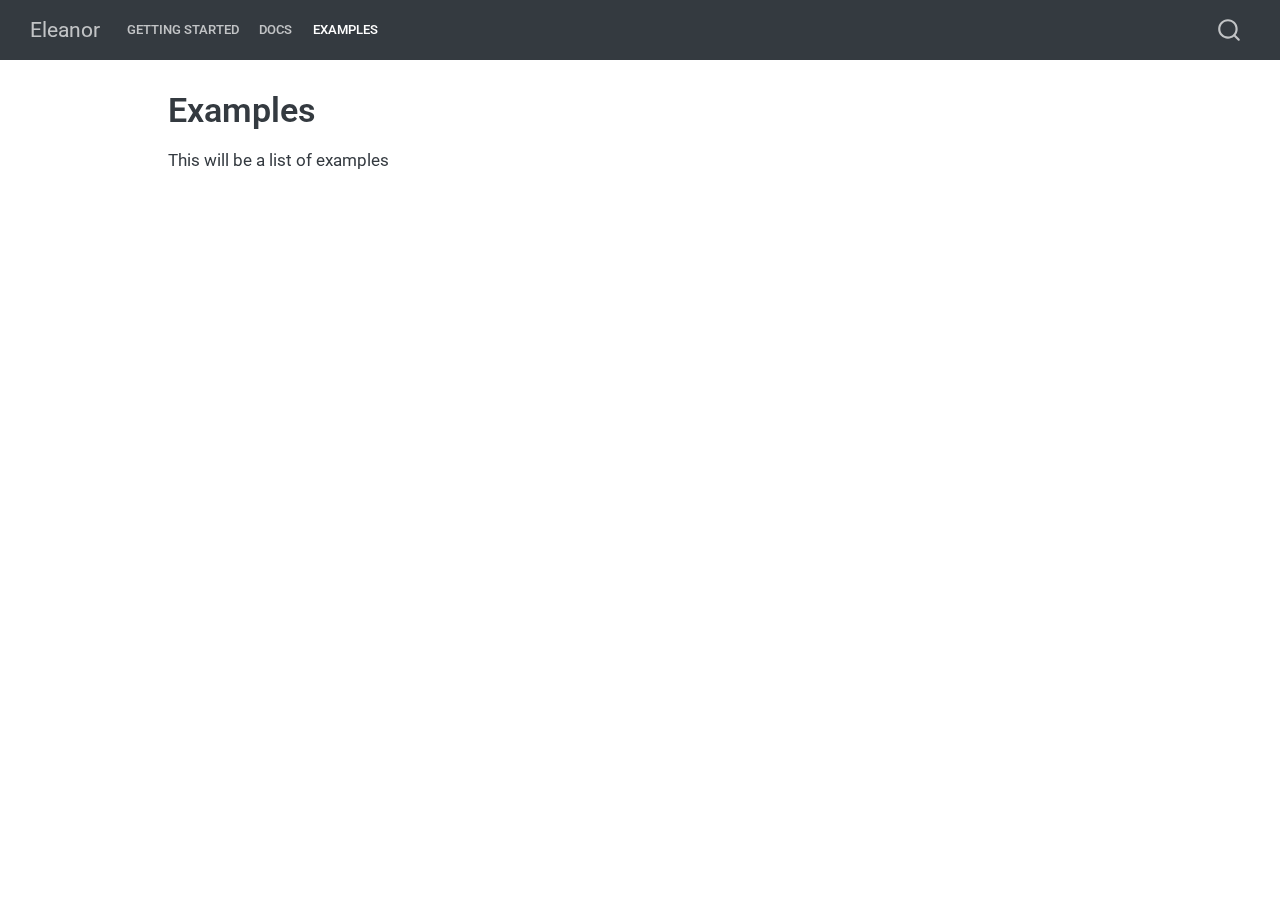
<file: examples.html>
<!DOCTYPE html>
<html xmlns="http://www.w3.org/1999/xhtml" lang="en" xml:lang="en"><head>

<meta charset="utf-8">
<meta name="generator" content="quarto-1.8.26">

<meta name="viewport" content="width=device-width, initial-scale=1.0, user-scalable=yes">


<title>Examples – Eleanor</title>
<style>
code{white-space: pre-wrap;}
span.smallcaps{font-variant: small-caps;}
div.columns{display: flex; gap: min(4vw, 1.5em);}
div.column{flex: auto; overflow-x: auto;}
div.hanging-indent{margin-left: 1.5em; text-indent: -1.5em;}
ul.task-list{list-style: none;}
ul.task-list li input[type="checkbox"] {
  width: 0.8em;
  margin: 0 0.8em 0.2em -1em; /* quarto-specific, see https://github.com/quarto-dev/quarto-cli/issues/4556 */ 
  vertical-align: middle;
}
</style>


<script src="site_libs/quarto-nav/quarto-nav.js"></script>
<script src="site_libs/quarto-nav/headroom.min.js"></script>
<script src="site_libs/clipboard/clipboard.min.js"></script>
<script src="site_libs/quarto-search/autocomplete.umd.js"></script>
<script src="site_libs/quarto-search/fuse.min.js"></script>
<script src="site_libs/quarto-search/quarto-search.js"></script>
<meta name="quarto:offset" content="./">
<script src="site_libs/quarto-html/quarto.js" type="module"></script>
<script src="site_libs/quarto-html/tabsets/tabsets.js" type="module"></script>
<script src="site_libs/quarto-html/axe/axe-check.js" type="module"></script>
<script src="site_libs/quarto-html/popper.min.js"></script>
<script src="site_libs/quarto-html/tippy.umd.min.js"></script>
<script src="site_libs/quarto-html/anchor.min.js"></script>
<link href="site_libs/quarto-html/tippy.css" rel="stylesheet">
<link href="site_libs/quarto-html/quarto-syntax-highlighting-587c61ba64f3a5504c4d52d930310e48.css" rel="stylesheet" id="quarto-text-highlighting-styles">
<script src="site_libs/bootstrap/bootstrap.min.js"></script>
<link href="site_libs/bootstrap/bootstrap-icons.css" rel="stylesheet">
<link href="site_libs/bootstrap/bootstrap-81161df70946103be4ff68a34233701c.min.css" rel="stylesheet" append-hash="true" id="quarto-bootstrap" data-mode="light">
<script id="quarto-search-options" type="application/json">{
  "location": "navbar",
  "copy-button": false,
  "collapse-after": 3,
  "panel-placement": "end",
  "type": "overlay",
  "limit": 50,
  "keyboard-shortcut": [
    "f",
    "/",
    "s"
  ],
  "show-item-context": false,
  "language": {
    "search-no-results-text": "No results",
    "search-matching-documents-text": "matching documents",
    "search-copy-link-title": "Copy link to search",
    "search-hide-matches-text": "Hide additional matches",
    "search-more-match-text": "more match in this document",
    "search-more-matches-text": "more matches in this document",
    "search-clear-button-title": "Clear",
    "search-text-placeholder": "",
    "search-detached-cancel-button-title": "Cancel",
    "search-submit-button-title": "Submit",
    "search-label": "Search"
  }
}</script>


<link rel="stylesheet" href="styles.css">
</head>

<body class="nav-fixed quarto-light">

<div id="quarto-search-results"></div>
  <header id="quarto-header" class="headroom fixed-top">
    <nav class="navbar navbar-expand-lg " data-bs-theme="dark">
      <div class="navbar-container container-fluid">
      <div class="navbar-brand-container mx-auto">
    <a class="navbar-brand" href="./index.html">
    <span class="navbar-title">Eleanor</span>
    </a>
  </div>
            <div id="quarto-search" class="" title="Search"></div>
          <button class="navbar-toggler" type="button" data-bs-toggle="collapse" data-bs-target="#navbarCollapse" aria-controls="navbarCollapse" role="menu" aria-expanded="false" aria-label="Toggle navigation" onclick="if (window.quartoToggleHeadroom) { window.quartoToggleHeadroom(); }">
  <span class="navbar-toggler-icon"></span>
</button>
          <div class="collapse navbar-collapse" id="navbarCollapse">
            <ul class="navbar-nav navbar-nav-scroll me-auto">
  <li class="nav-item">
    <a class="nav-link" href="./about.html"> 
<span class="menu-text">Getting Started</span></a>
  </li>  
  <li class="nav-item">
    <a class="nav-link" href="./docs.html"> 
<span class="menu-text">Docs</span></a>
  </li>  
  <li class="nav-item">
    <a class="nav-link active" href="./examples.html" aria-current="page"> 
<span class="menu-text">Examples</span></a>
  </li>  
</ul>
          </div> <!-- /navcollapse -->
            <div class="quarto-navbar-tools">
</div>
      </div> <!-- /container-fluid -->
    </nav>
</header>
<!-- content -->
<div id="quarto-content" class="quarto-container page-columns page-rows-contents page-layout-article page-navbar">
<!-- sidebar -->
<!-- margin-sidebar -->
    <div id="quarto-margin-sidebar" class="sidebar margin-sidebar zindex-bottom">
        
    </div>
<!-- main -->
<main class="content" id="quarto-document-content">

<header id="title-block-header" class="quarto-title-block default">
<div class="quarto-title">
<h1 class="title">Examples</h1>
</div>



<div class="quarto-title-meta">

    
  
    
  </div>
  


</header>


<p>This will be a list of examples</p>



</main> <!-- /main -->
<script id="quarto-html-after-body" type="application/javascript">
  window.document.addEventListener("DOMContentLoaded", function (event) {
    const icon = "";
    const anchorJS = new window.AnchorJS();
    anchorJS.options = {
      placement: 'right',
      icon: icon
    };
    anchorJS.add('.anchored');
    const isCodeAnnotation = (el) => {
      for (const clz of el.classList) {
        if (clz.startsWith('code-annotation-')) {                     
          return true;
        }
      }
      return false;
    }
    const onCopySuccess = function(e) {
      // button target
      const button = e.trigger;
      // don't keep focus
      button.blur();
      // flash "checked"
      button.classList.add('code-copy-button-checked');
      var currentTitle = button.getAttribute("title");
      button.setAttribute("title", "Copied!");
      let tooltip;
      if (window.bootstrap) {
        button.setAttribute("data-bs-toggle", "tooltip");
        button.setAttribute("data-bs-placement", "left");
        button.setAttribute("data-bs-title", "Copied!");
        tooltip = new bootstrap.Tooltip(button, 
          { trigger: "manual", 
            customClass: "code-copy-button-tooltip",
            offset: [0, -8]});
        tooltip.show();    
      }
      setTimeout(function() {
        if (tooltip) {
          tooltip.hide();
          button.removeAttribute("data-bs-title");
          button.removeAttribute("data-bs-toggle");
          button.removeAttribute("data-bs-placement");
        }
        button.setAttribute("title", currentTitle);
        button.classList.remove('code-copy-button-checked');
      }, 1000);
      // clear code selection
      e.clearSelection();
    }
    const getTextToCopy = function(trigger) {
      const outerScaffold = trigger.parentElement.cloneNode(true);
      const codeEl = outerScaffold.querySelector('code');
      for (const childEl of codeEl.children) {
        if (isCodeAnnotation(childEl)) {
          childEl.remove();
        }
      }
      return codeEl.innerText;
    }
    const clipboard = new window.ClipboardJS('.code-copy-button:not([data-in-quarto-modal])', {
      text: getTextToCopy
    });
    clipboard.on('success', onCopySuccess);
    if (window.document.getElementById('quarto-embedded-source-code-modal')) {
      const clipboardModal = new window.ClipboardJS('.code-copy-button[data-in-quarto-modal]', {
        text: getTextToCopy,
        container: window.document.getElementById('quarto-embedded-source-code-modal')
      });
      clipboardModal.on('success', onCopySuccess);
    }
      var localhostRegex = new RegExp(/^(?:http|https):\/\/localhost\:?[0-9]*\//);
      var mailtoRegex = new RegExp(/^mailto:/);
        var filterRegex = new RegExp("https:\/\/39alpha\.github\.io\/eleanor\/");
      var isInternal = (href) => {
          return filterRegex.test(href) || localhostRegex.test(href) || mailtoRegex.test(href);
      }
      // Inspect non-navigation links and adorn them if external
     var links = window.document.querySelectorAll('a[href]:not(.nav-link):not(.navbar-brand):not(.toc-action):not(.sidebar-link):not(.sidebar-item-toggle):not(.pagination-link):not(.no-external):not([aria-hidden]):not(.dropdown-item):not(.quarto-navigation-tool):not(.about-link)');
      for (var i=0; i<links.length; i++) {
        const link = links[i];
        if (!isInternal(link.href)) {
          // undo the damage that might have been done by quarto-nav.js in the case of
          // links that we want to consider external
          if (link.dataset.originalHref !== undefined) {
            link.href = link.dataset.originalHref;
          }
        }
      }
    function tippyHover(el, contentFn, onTriggerFn, onUntriggerFn) {
      const config = {
        allowHTML: true,
        maxWidth: 500,
        delay: 100,
        arrow: false,
        appendTo: function(el) {
            return el.parentElement;
        },
        interactive: true,
        interactiveBorder: 10,
        theme: 'quarto',
        placement: 'bottom-start',
      };
      if (contentFn) {
        config.content = contentFn;
      }
      if (onTriggerFn) {
        config.onTrigger = onTriggerFn;
      }
      if (onUntriggerFn) {
        config.onUntrigger = onUntriggerFn;
      }
      window.tippy(el, config); 
    }
    const noterefs = window.document.querySelectorAll('a[role="doc-noteref"]');
    for (var i=0; i<noterefs.length; i++) {
      const ref = noterefs[i];
      tippyHover(ref, function() {
        // use id or data attribute instead here
        let href = ref.getAttribute('data-footnote-href') || ref.getAttribute('href');
        try { href = new URL(href).hash; } catch {}
        const id = href.replace(/^#\/?/, "");
        const note = window.document.getElementById(id);
        if (note) {
          return note.innerHTML;
        } else {
          return "";
        }
      });
    }
    const xrefs = window.document.querySelectorAll('a.quarto-xref');
    const processXRef = (id, note) => {
      // Strip column container classes
      const stripColumnClz = (el) => {
        el.classList.remove("page-full", "page-columns");
        if (el.children) {
          for (const child of el.children) {
            stripColumnClz(child);
          }
        }
      }
      stripColumnClz(note)
      if (id === null || id.startsWith('sec-')) {
        // Special case sections, only their first couple elements
        const container = document.createElement("div");
        if (note.children && note.children.length > 2) {
          container.appendChild(note.children[0].cloneNode(true));
          for (let i = 1; i < note.children.length; i++) {
            const child = note.children[i];
            if (child.tagName === "P" && child.innerText === "") {
              continue;
            } else {
              container.appendChild(child.cloneNode(true));
              break;
            }
          }
          if (window.Quarto?.typesetMath) {
            window.Quarto.typesetMath(container);
          }
          return container.innerHTML
        } else {
          if (window.Quarto?.typesetMath) {
            window.Quarto.typesetMath(note);
          }
          return note.innerHTML;
        }
      } else {
        // Remove any anchor links if they are present
        const anchorLink = note.querySelector('a.anchorjs-link');
        if (anchorLink) {
          anchorLink.remove();
        }
        if (window.Quarto?.typesetMath) {
          window.Quarto.typesetMath(note);
        }
        if (note.classList.contains("callout")) {
          return note.outerHTML;
        } else {
          return note.innerHTML;
        }
      }
    }
    for (var i=0; i<xrefs.length; i++) {
      const xref = xrefs[i];
      tippyHover(xref, undefined, function(instance) {
        instance.disable();
        let url = xref.getAttribute('href');
        let hash = undefined; 
        if (url.startsWith('#')) {
          hash = url;
        } else {
          try { hash = new URL(url).hash; } catch {}
        }
        if (hash) {
          const id = hash.replace(/^#\/?/, "");
          const note = window.document.getElementById(id);
          if (note !== null) {
            try {
              const html = processXRef(id, note.cloneNode(true));
              instance.setContent(html);
            } finally {
              instance.enable();
              instance.show();
            }
          } else {
            // See if we can fetch this
            fetch(url.split('#')[0])
            .then(res => res.text())
            .then(html => {
              const parser = new DOMParser();
              const htmlDoc = parser.parseFromString(html, "text/html");
              const note = htmlDoc.getElementById(id);
              if (note !== null) {
                const html = processXRef(id, note);
                instance.setContent(html);
              } 
            }).finally(() => {
              instance.enable();
              instance.show();
            });
          }
        } else {
          // See if we can fetch a full url (with no hash to target)
          // This is a special case and we should probably do some content thinning / targeting
          fetch(url)
          .then(res => res.text())
          .then(html => {
            const parser = new DOMParser();
            const htmlDoc = parser.parseFromString(html, "text/html");
            const note = htmlDoc.querySelector('main.content');
            if (note !== null) {
              // This should only happen for chapter cross references
              // (since there is no id in the URL)
              // remove the first header
              if (note.children.length > 0 && note.children[0].tagName === "HEADER") {
                note.children[0].remove();
              }
              const html = processXRef(null, note);
              instance.setContent(html);
            } 
          }).finally(() => {
            instance.enable();
            instance.show();
          });
        }
      }, function(instance) {
      });
    }
        let selectedAnnoteEl;
        const selectorForAnnotation = ( cell, annotation) => {
          let cellAttr = 'data-code-cell="' + cell + '"';
          let lineAttr = 'data-code-annotation="' +  annotation + '"';
          const selector = 'span[' + cellAttr + '][' + lineAttr + ']';
          return selector;
        }
        const selectCodeLines = (annoteEl) => {
          const doc = window.document;
          const targetCell = annoteEl.getAttribute("data-target-cell");
          const targetAnnotation = annoteEl.getAttribute("data-target-annotation");
          const annoteSpan = window.document.querySelector(selectorForAnnotation(targetCell, targetAnnotation));
          const lines = annoteSpan.getAttribute("data-code-lines").split(",");
          const lineIds = lines.map((line) => {
            return targetCell + "-" + line;
          })
          let top = null;
          let height = null;
          let parent = null;
          if (lineIds.length > 0) {
              //compute the position of the single el (top and bottom and make a div)
              const el = window.document.getElementById(lineIds[0]);
              top = el.offsetTop;
              height = el.offsetHeight;
              parent = el.parentElement.parentElement;
            if (lineIds.length > 1) {
              const lastEl = window.document.getElementById(lineIds[lineIds.length - 1]);
              const bottom = lastEl.offsetTop + lastEl.offsetHeight;
              height = bottom - top;
            }
            if (top !== null && height !== null && parent !== null) {
              // cook up a div (if necessary) and position it 
              let div = window.document.getElementById("code-annotation-line-highlight");
              if (div === null) {
                div = window.document.createElement("div");
                div.setAttribute("id", "code-annotation-line-highlight");
                div.style.position = 'absolute';
                parent.appendChild(div);
              }
              div.style.top = top - 2 + "px";
              div.style.height = height + 4 + "px";
              div.style.left = 0;
              let gutterDiv = window.document.getElementById("code-annotation-line-highlight-gutter");
              if (gutterDiv === null) {
                gutterDiv = window.document.createElement("div");
                gutterDiv.setAttribute("id", "code-annotation-line-highlight-gutter");
                gutterDiv.style.position = 'absolute';
                const codeCell = window.document.getElementById(targetCell);
                const gutter = codeCell.querySelector('.code-annotation-gutter');
                gutter.appendChild(gutterDiv);
              }
              gutterDiv.style.top = top - 2 + "px";
              gutterDiv.style.height = height + 4 + "px";
            }
            selectedAnnoteEl = annoteEl;
          }
        };
        const unselectCodeLines = () => {
          const elementsIds = ["code-annotation-line-highlight", "code-annotation-line-highlight-gutter"];
          elementsIds.forEach((elId) => {
            const div = window.document.getElementById(elId);
            if (div) {
              div.remove();
            }
          });
          selectedAnnoteEl = undefined;
        };
          // Handle positioning of the toggle
      window.addEventListener(
        "resize",
        throttle(() => {
          elRect = undefined;
          if (selectedAnnoteEl) {
            selectCodeLines(selectedAnnoteEl);
          }
        }, 10)
      );
      function throttle(fn, ms) {
      let throttle = false;
      let timer;
        return (...args) => {
          if(!throttle) { // first call gets through
              fn.apply(this, args);
              throttle = true;
          } else { // all the others get throttled
              if(timer) clearTimeout(timer); // cancel #2
              timer = setTimeout(() => {
                fn.apply(this, args);
                timer = throttle = false;
              }, ms);
          }
        };
      }
        // Attach click handler to the DT
        const annoteDls = window.document.querySelectorAll('dt[data-target-cell]');
        for (const annoteDlNode of annoteDls) {
          annoteDlNode.addEventListener('click', (event) => {
            const clickedEl = event.target;
            if (clickedEl !== selectedAnnoteEl) {
              unselectCodeLines();
              const activeEl = window.document.querySelector('dt[data-target-cell].code-annotation-active');
              if (activeEl) {
                activeEl.classList.remove('code-annotation-active');
              }
              selectCodeLines(clickedEl);
              clickedEl.classList.add('code-annotation-active');
            } else {
              // Unselect the line
              unselectCodeLines();
              clickedEl.classList.remove('code-annotation-active');
            }
          });
        }
    const findCites = (el) => {
      const parentEl = el.parentElement;
      if (parentEl) {
        const cites = parentEl.dataset.cites;
        if (cites) {
          return {
            el,
            cites: cites.split(' ')
          };
        } else {
          return findCites(el.parentElement)
        }
      } else {
        return undefined;
      }
    };
    var bibliorefs = window.document.querySelectorAll('a[role="doc-biblioref"]');
    for (var i=0; i<bibliorefs.length; i++) {
      const ref = bibliorefs[i];
      const citeInfo = findCites(ref);
      if (citeInfo) {
        tippyHover(citeInfo.el, function() {
          var popup = window.document.createElement('div');
          citeInfo.cites.forEach(function(cite) {
            var citeDiv = window.document.createElement('div');
            citeDiv.classList.add('hanging-indent');
            citeDiv.classList.add('csl-entry');
            var biblioDiv = window.document.getElementById('ref-' + cite);
            if (biblioDiv) {
              citeDiv.innerHTML = biblioDiv.innerHTML;
            }
            popup.appendChild(citeDiv);
          });
          return popup.innerHTML;
        });
      }
    }
  });
  </script>
</div> <!-- /content -->




</body></html>
</file>
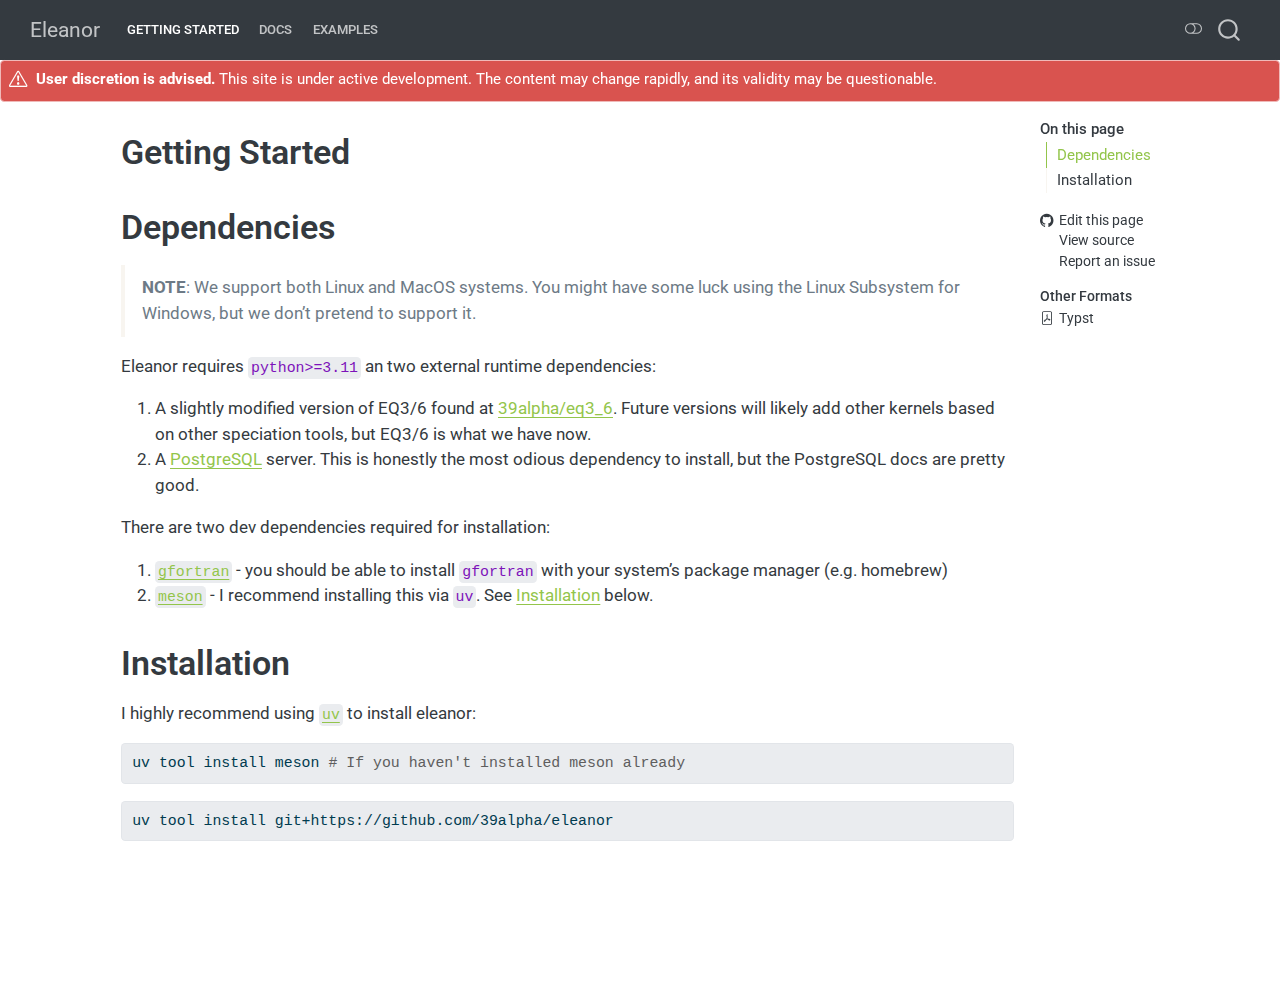
<file: getting-started.html>
<!DOCTYPE html>
<html xmlns="http://www.w3.org/1999/xhtml" lang="en" xml:lang="en"><head>

<meta charset="utf-8">
<meta name="generator" content="quarto-1.8.26">

<meta name="viewport" content="width=device-width, initial-scale=1.0, user-scalable=yes">


<title>Getting Started – Eleanor</title>
<style>
code{white-space: pre-wrap;}
span.smallcaps{font-variant: small-caps;}
div.columns{display: flex; gap: min(4vw, 1.5em);}
div.column{flex: auto; overflow-x: auto;}
div.hanging-indent{margin-left: 1.5em; text-indent: -1.5em;}
ul.task-list{list-style: none;}
ul.task-list li input[type="checkbox"] {
  width: 0.8em;
  margin: 0 0.8em 0.2em -1em; /* quarto-specific, see https://github.com/quarto-dev/quarto-cli/issues/4556 */ 
  vertical-align: middle;
}
/* CSS for syntax highlighting */
html { -webkit-text-size-adjust: 100%; }
pre > code.sourceCode { white-space: pre; position: relative; }
pre > code.sourceCode > span { display: inline-block; line-height: 1.25; }
pre > code.sourceCode > span:empty { height: 1.2em; }
.sourceCode { overflow: visible; }
code.sourceCode > span { color: inherit; text-decoration: inherit; }
div.sourceCode { margin: 1em 0; }
pre.sourceCode { margin: 0; }
@media screen {
div.sourceCode { overflow: auto; }
}
@media print {
pre > code.sourceCode { white-space: pre-wrap; }
pre > code.sourceCode > span { text-indent: -5em; padding-left: 5em; }
}
pre.numberSource code
  { counter-reset: source-line 0; }
pre.numberSource code > span
  { position: relative; left: -4em; counter-increment: source-line; }
pre.numberSource code > span > a:first-child::before
  { content: counter(source-line);
    position: relative; left: -1em; text-align: right; vertical-align: baseline;
    border: none; display: inline-block;
    -webkit-touch-callout: none; -webkit-user-select: none;
    -khtml-user-select: none; -moz-user-select: none;
    -ms-user-select: none; user-select: none;
    padding: 0 4px; width: 4em;
  }
pre.numberSource { margin-left: 3em;  padding-left: 4px; }
div.sourceCode
  {   }
@media screen {
pre > code.sourceCode > span > a:first-child::before { text-decoration: underline; }
}
</style>


<script src="site_libs/quarto-nav/quarto-nav.js"></script>
<script src="site_libs/quarto-nav/headroom.min.js"></script>
<script src="site_libs/clipboard/clipboard.min.js"></script>
<script src="site_libs/quarto-search/autocomplete.umd.js"></script>
<script src="site_libs/quarto-search/fuse.min.js"></script>
<script src="site_libs/quarto-search/quarto-search.js"></script>
<meta name="quarto:offset" content="./">
<script src="site_libs/quarto-html/quarto.js" type="module"></script>
<script src="site_libs/quarto-html/tabsets/tabsets.js" type="module"></script>
<script src="site_libs/quarto-html/axe/axe-check.js" type="module"></script>
<script src="site_libs/quarto-html/popper.min.js"></script>
<script src="site_libs/quarto-html/tippy.umd.min.js"></script>
<script src="site_libs/quarto-html/anchor.min.js"></script>
<link href="site_libs/quarto-html/tippy.css" rel="stylesheet">
<link href="site_libs/quarto-html/quarto-syntax-highlighting-587c61ba64f3a5504c4d52d930310e48.css" rel="stylesheet" class="quarto-color-scheme" id="quarto-text-highlighting-styles">
<link href="site_libs/quarto-html/quarto-syntax-highlighting-dark-b758ccaa5987ceb1b75504551e579abf.css" rel="stylesheet" class="quarto-color-scheme quarto-color-alternate" id="quarto-text-highlighting-styles">
<link href="site_libs/quarto-html/quarto-syntax-highlighting-587c61ba64f3a5504c4d52d930310e48.css" rel="stylesheet" class="quarto-color-scheme-extra" id="quarto-text-highlighting-styles">
<script src="site_libs/bootstrap/bootstrap.min.js"></script>
<link href="site_libs/bootstrap/bootstrap-icons.css" rel="stylesheet">
<link href="site_libs/bootstrap/bootstrap-a87421c7237e12a84c189c841236b972.min.css" rel="stylesheet" append-hash="true" class="quarto-color-scheme" id="quarto-bootstrap" data-mode="light">
<link href="site_libs/bootstrap/bootstrap-dark-55b0649f7f942c71a7fe2c1872309cd7.min.css" rel="stylesheet" append-hash="true" class="quarto-color-scheme quarto-color-alternate" id="quarto-bootstrap" data-mode="dark">
<link href="site_libs/bootstrap/bootstrap-a87421c7237e12a84c189c841236b972.min.css" rel="stylesheet" append-hash="true" class="quarto-color-scheme-extra" id="quarto-bootstrap" data-mode="light">
<script id="quarto-search-options" type="application/json">{
  "location": "navbar",
  "copy-button": false,
  "collapse-after": 3,
  "panel-placement": "end",
  "type": "overlay",
  "limit": 50,
  "keyboard-shortcut": [
    "f",
    "/",
    "s"
  ],
  "show-item-context": false,
  "language": {
    "search-no-results-text": "No results",
    "search-matching-documents-text": "matching documents",
    "search-copy-link-title": "Copy link to search",
    "search-hide-matches-text": "Hide additional matches",
    "search-more-match-text": "more match in this document",
    "search-more-matches-text": "more matches in this document",
    "search-clear-button-title": "Clear",
    "search-text-placeholder": "",
    "search-detached-cancel-button-title": "Cancel",
    "search-submit-button-title": "Submit",
    "search-label": "Search"
  }
}</script>


<link rel="stylesheet" href="styles.css">
</head>

<body class="nav-fixed quarto-light"><script id="quarto-html-before-body" type="application/javascript">
    const toggleBodyColorMode = (bsSheetEl) => {
      const mode = bsSheetEl.getAttribute("data-mode");
      const bodyEl = window.document.querySelector("body");
      if (mode === "dark") {
        bodyEl.classList.add("quarto-dark");
        bodyEl.classList.remove("quarto-light");
      } else {
        bodyEl.classList.add("quarto-light");
        bodyEl.classList.remove("quarto-dark");
      }
    }
    const toggleBodyColorPrimary = () => {
      const bsSheetEl = window.document.querySelector("link#quarto-bootstrap:not([rel=disabled-stylesheet])");
      if (bsSheetEl) {
        toggleBodyColorMode(bsSheetEl);
      }
    }
    const setColorSchemeToggle = (alternate) => {
      const toggles = window.document.querySelectorAll('.quarto-color-scheme-toggle');
      for (let i=0; i < toggles.length; i++) {
        const toggle = toggles[i];
        if (toggle) {
          if (alternate) {
            toggle.classList.add("alternate");
          } else {
            toggle.classList.remove("alternate");
          }
        }
      }
    };
    const toggleColorMode = (alternate) => {
      // Switch the stylesheets
      const primaryStylesheets = window.document.querySelectorAll('link.quarto-color-scheme:not(.quarto-color-alternate)');
      const alternateStylesheets = window.document.querySelectorAll('link.quarto-color-scheme.quarto-color-alternate');
      manageTransitions('#quarto-margin-sidebar .nav-link', false);
      if (alternate) {
        // note: dark is layered on light, we don't disable primary!
        enableStylesheet(alternateStylesheets);
        for (const sheetNode of alternateStylesheets) {
          if (sheetNode.id === "quarto-bootstrap") {
            toggleBodyColorMode(sheetNode);
          }
        }
      } else {
        disableStylesheet(alternateStylesheets);
        enableStylesheet(primaryStylesheets)
        toggleBodyColorPrimary();
      }
      manageTransitions('#quarto-margin-sidebar .nav-link', true);
      // Switch the toggles
      setColorSchemeToggle(alternate)
      // Hack to workaround the fact that safari doesn't
      // properly recolor the scrollbar when toggling (#1455)
      if (navigator.userAgent.indexOf('Safari') > 0 && navigator.userAgent.indexOf('Chrome') == -1) {
        manageTransitions("body", false);
        window.scrollTo(0, 1);
        setTimeout(() => {
          window.scrollTo(0, 0);
          manageTransitions("body", true);
        }, 40);
      }
    }
    const disableStylesheet = (stylesheets) => {
      for (let i=0; i < stylesheets.length; i++) {
        const stylesheet = stylesheets[i];
        stylesheet.rel = 'disabled-stylesheet';
      }
    }
    const enableStylesheet = (stylesheets) => {
      for (let i=0; i < stylesheets.length; i++) {
        const stylesheet = stylesheets[i];
        if(stylesheet.rel !== 'stylesheet') { // for Chrome, which will still FOUC without this check
          stylesheet.rel = 'stylesheet';
        }
      }
    }
    const manageTransitions = (selector, allowTransitions) => {
      const els = window.document.querySelectorAll(selector);
      for (let i=0; i < els.length; i++) {
        const el = els[i];
        if (allowTransitions) {
          el.classList.remove('notransition');
        } else {
          el.classList.add('notransition');
        }
      }
    }
    const isFileUrl = () => {
      return window.location.protocol === 'file:';
    }
    const hasAlternateSentinel = () => {
      let styleSentinel = getColorSchemeSentinel();
      if (styleSentinel !== null) {
        return styleSentinel === "alternate";
      } else {
        return false;
      }
    }
    const setStyleSentinel = (alternate) => {
      const value = alternate ? "alternate" : "default";
      if (!isFileUrl()) {
        window.localStorage.setItem("quarto-color-scheme", value);
      } else {
        localAlternateSentinel = value;
      }
    }
    const getColorSchemeSentinel = () => {
      if (!isFileUrl()) {
        const storageValue = window.localStorage.getItem("quarto-color-scheme");
        return storageValue != null ? storageValue : localAlternateSentinel;
      } else {
        return localAlternateSentinel;
      }
    }
    const toggleGiscusIfUsed = (isAlternate, darkModeDefault) => {
      const baseTheme = document.querySelector('#giscus-base-theme')?.value ?? 'light';
      const alternateTheme = document.querySelector('#giscus-alt-theme')?.value ?? 'dark';
      let newTheme = '';
      if(authorPrefersDark) {
        newTheme = isAlternate ? baseTheme : alternateTheme;
      } else {
        newTheme = isAlternate ? alternateTheme : baseTheme;
      }
      const changeGiscusTheme = () => {
        // From: https://github.com/giscus/giscus/issues/336
        const sendMessage = (message) => {
          const iframe = document.querySelector('iframe.giscus-frame');
          if (!iframe) return;
          iframe.contentWindow.postMessage({ giscus: message }, 'https://giscus.app');
        }
        sendMessage({
          setConfig: {
            theme: newTheme
          }
        });
      }
      const isGiscussLoaded = window.document.querySelector('iframe.giscus-frame') !== null;
      if (isGiscussLoaded) {
        changeGiscusTheme();
      }
    };
    const authorPrefersDark = false;
    const queryPrefersDark = window.matchMedia('(prefers-color-scheme: dark)');
    const darkModeDefault = queryPrefersDark.matches;
      document.querySelector('link#quarto-text-highlighting-styles.quarto-color-scheme-extra').rel = 'disabled-stylesheet';
      document.querySelector('link#quarto-bootstrap.quarto-color-scheme-extra').rel = 'disabled-stylesheet';
    let localAlternateSentinel = darkModeDefault ? 'alternate' : 'default';
    // Dark / light mode switch
    window.quartoToggleColorScheme = () => {
      // Read the current dark / light value
      let toAlternate = !hasAlternateSentinel();
      toggleColorMode(toAlternate);
      setStyleSentinel(toAlternate);
      toggleGiscusIfUsed(toAlternate, darkModeDefault);
      window.dispatchEvent(new Event('resize'));
    };
    queryPrefersDark.addEventListener("change", e => {
      if(window.localStorage.getItem("quarto-color-scheme") !== null)
        return;
      const alternate = e.matches
      toggleColorMode(alternate);
      localAlternateSentinel = e.matches ? 'alternate' : 'default'; // this is used alongside local storage!
      toggleGiscusIfUsed(alternate, darkModeDefault);
    });
    // Switch to dark mode if need be
    if (hasAlternateSentinel()) {
      toggleColorMode(true);
    } else {
      toggleColorMode(false);
    }
  </script>

<div id="quarto-search-results"></div>
  <header id="quarto-header" class="headroom fixed-top">
    <nav class="navbar navbar-expand-lg " data-bs-theme="dark">
      <div class="navbar-container container-fluid">
      <div class="navbar-brand-container mx-auto">
    <a class="navbar-brand" href="./index.html">
    <span class="navbar-title">Eleanor</span>
    </a>
  </div>
            <div id="quarto-search" class="" title="Search"></div>
          <button class="navbar-toggler" type="button" data-bs-toggle="collapse" data-bs-target="#navbarCollapse" aria-controls="navbarCollapse" role="menu" aria-expanded="false" aria-label="Toggle navigation" onclick="if (window.quartoToggleHeadroom) { window.quartoToggleHeadroom(); }">
  <span class="navbar-toggler-icon"></span>
</button>
          <div class="collapse navbar-collapse" id="navbarCollapse">
            <ul class="navbar-nav navbar-nav-scroll me-auto">
  <li class="nav-item">
    <a class="nav-link active" href="./getting-started.html" aria-current="page"> 
<span class="menu-text">Getting Started</span></a>
  </li>  
  <li class="nav-item">
    <a class="nav-link" href="./docs.html"> 
<span class="menu-text">Docs</span></a>
  </li>  
  <li class="nav-item">
    <a class="nav-link" href="./examples.html"> 
<span class="menu-text">Examples</span></a>
  </li>  
</ul>
          </div> <!-- /navcollapse -->
            <div class="quarto-navbar-tools">
  <a href="" class="quarto-color-scheme-toggle quarto-navigation-tool  px-1" onclick="window.quartoToggleColorScheme(); return false;" title="Toggle dark mode"><i class="bi"></i></a>
</div>
      </div> <!-- /container-fluid -->
    </nav>
  <div id="quarto-announcement" data-announcement-id="7c78fb18095716c4467f7b22a5c3eeb4" class="alert alert-danger hidden"><i class="bi bi-exclamation-triangle quarto-announcement-icon"></i><div class="quarto-announcement-content">
<p><strong>User discretion is advised.</strong> This site is under active development. The content may change rapidly, and its validity may be questionable.</p>
</div></div>
</header>
<!-- content -->
<div id="quarto-content" class="quarto-container page-columns page-rows-contents page-layout-article page-navbar">
<!-- sidebar -->
<!-- margin-sidebar -->
    <div id="quarto-margin-sidebar" class="sidebar margin-sidebar">
        <nav id="TOC" role="doc-toc" class="toc-active">
    <h2 id="toc-title">On this page</h2>
   
  <ul>
  <li><a href="#dependencies" id="toc-dependencies" class="nav-link active" data-scroll-target="#dependencies">Dependencies</a></li>
  <li><a href="#installation" id="toc-installation" class="nav-link" data-scroll-target="#installation">Installation</a></li>
  </ul>
<div class="toc-actions"><ul><li><a href="https://github.com/39alpha/eleanor/edit/main/getting-started.qmd" class="toc-action"><i class="bi bi-github"></i>Edit this page</a></li><li><a href="https://github.com/39alpha/eleanor/blob/main/getting-started.qmd" class="toc-action"><i class="bi empty"></i>View source</a></li><li><a href="https://github.com/39alpha/eleanor/issues/new" class="toc-action"><i class="bi empty"></i>Report an issue</a></li></ul></div><div class="quarto-alternate-formats"><h2>Other Formats</h2><ul><li><a href="getting-started.pdf"><i class="bi bi-file-pdf"></i>Typst</a></li></ul></div></nav>
    </div>
<!-- main -->
<main class="content" id="quarto-document-content">


<header id="title-block-header" class="quarto-title-block default">
<div class="quarto-title">
<h1 class="title">Getting Started</h1>
</div>



<div class="quarto-title-meta">

    
  
    
  </div>
  


</header>


<section id="dependencies" class="level1">
<h1>Dependencies</h1>
<blockquote class="blockquote">
<p><strong>NOTE</strong>: We support both Linux and MacOS systems. You might have some luck using the Linux Subsystem for Windows, but we don’t pretend to support it.</p>
</blockquote>
<p>Eleanor requires <code>python&gt;=3.11</code> an two external runtime dependencies:</p>
<ol type="1">
<li>A slightly modified version of EQ3/6 found at <a href="https://github.com/39alpha/eq3_6">39alpha/eq3_6</a>. Future versions will likely add other kernels based on other speciation tools, but EQ3/6 is what we have now.</li>
<li>A <a href="https://www.postgresql.org/">PostgreSQL</a> server. This is honestly the most odious dependency to install, but the PostgreSQL docs are pretty good.</li>
</ol>
<p>There are two dev dependencies required for installation:</p>
<ol type="1">
<li><a href="https://fortran-lang.org/learn/os_setup/install_gfortran/"><code>gfortran</code></a> - you should be able to install <code>gfortran</code> with your system’s package manager (e.g.&nbsp;homebrew)</li>
<li><a href="https://mesonbuild.com/"><code>meson</code></a> - I recommend installing this via <code>uv</code>. See <a href="#installation">Installation</a> below.</li>
</ol>
</section>
<section id="installation" class="level1">
<h1>Installation</h1>
<p>I highly recommend using <a href="https://docs.astral.sh/uv/"><code>uv</code></a> to install eleanor:</p>
<div class="code-copy-outer-scaffold"><div class="sourceCode" id="cb1"><pre class="sourceCode bash code-with-copy"><code class="sourceCode bash"><span id="cb1-1"><a href="#cb1-1" aria-hidden="true" tabindex="-1"></a><span class="ex">uv</span> tool install meson <span class="co"># If you haven't installed meson already</span></span></code></pre></div><button title="Copy to Clipboard" class="code-copy-button"><i class="bi"></i></button></div>
<div class="code-copy-outer-scaffold"><div class="sourceCode" id="cb2"><pre class="sourceCode bash code-with-copy"><code class="sourceCode bash"><span id="cb2-1"><a href="#cb2-1" aria-hidden="true" tabindex="-1"></a><span class="ex">uv</span> tool install git+https://github.com/39alpha/eleanor</span></code></pre></div><button title="Copy to Clipboard" class="code-copy-button"><i class="bi"></i></button></div>


</section>

<a onclick="window.scrollTo(0, 0); return false;" role="button" id="quarto-back-to-top"><i class="bi bi-arrow-up"></i> Back to top</a></main> <!-- /main -->
<script id="quarto-html-after-body" type="application/javascript">
  window.document.addEventListener("DOMContentLoaded", function (event) {
    // Ensure there is a toggle, if there isn't float one in the top right
    if (window.document.querySelector('.quarto-color-scheme-toggle') === null) {
      const a = window.document.createElement('a');
      a.classList.add('top-right');
      a.classList.add('quarto-color-scheme-toggle');
      a.href = "";
      a.onclick = function() { try { window.quartoToggleColorScheme(); } catch {} return false; };
      const i = window.document.createElement("i");
      i.classList.add('bi');
      a.appendChild(i);
      window.document.body.appendChild(a);
    }
    setColorSchemeToggle(hasAlternateSentinel())
    const icon = "";
    const anchorJS = new window.AnchorJS();
    anchorJS.options = {
      placement: 'right',
      icon: icon
    };
    anchorJS.add('.anchored');
    const isCodeAnnotation = (el) => {
      for (const clz of el.classList) {
        if (clz.startsWith('code-annotation-')) {                     
          return true;
        }
      }
      return false;
    }
    const onCopySuccess = function(e) {
      // button target
      const button = e.trigger;
      // don't keep focus
      button.blur();
      // flash "checked"
      button.classList.add('code-copy-button-checked');
      var currentTitle = button.getAttribute("title");
      button.setAttribute("title", "Copied!");
      let tooltip;
      if (window.bootstrap) {
        button.setAttribute("data-bs-toggle", "tooltip");
        button.setAttribute("data-bs-placement", "left");
        button.setAttribute("data-bs-title", "Copied!");
        tooltip = new bootstrap.Tooltip(button, 
          { trigger: "manual", 
            customClass: "code-copy-button-tooltip",
            offset: [0, -8]});
        tooltip.show();    
      }
      setTimeout(function() {
        if (tooltip) {
          tooltip.hide();
          button.removeAttribute("data-bs-title");
          button.removeAttribute("data-bs-toggle");
          button.removeAttribute("data-bs-placement");
        }
        button.setAttribute("title", currentTitle);
        button.classList.remove('code-copy-button-checked');
      }, 1000);
      // clear code selection
      e.clearSelection();
    }
    const getTextToCopy = function(trigger) {
      const outerScaffold = trigger.parentElement.cloneNode(true);
      const codeEl = outerScaffold.querySelector('code');
      for (const childEl of codeEl.children) {
        if (isCodeAnnotation(childEl)) {
          childEl.remove();
        }
      }
      return codeEl.innerText;
    }
    const clipboard = new window.ClipboardJS('.code-copy-button:not([data-in-quarto-modal])', {
      text: getTextToCopy
    });
    clipboard.on('success', onCopySuccess);
    if (window.document.getElementById('quarto-embedded-source-code-modal')) {
      const clipboardModal = new window.ClipboardJS('.code-copy-button[data-in-quarto-modal]', {
        text: getTextToCopy,
        container: window.document.getElementById('quarto-embedded-source-code-modal')
      });
      clipboardModal.on('success', onCopySuccess);
    }
      var localhostRegex = new RegExp(/^(?:http|https):\/\/localhost\:?[0-9]*\//);
      var mailtoRegex = new RegExp(/^mailto:/);
        var filterRegex = new RegExp("https:\/\/39alpha\.github\.io\/eleanor\/");
      var isInternal = (href) => {
          return filterRegex.test(href) || localhostRegex.test(href) || mailtoRegex.test(href);
      }
      // Inspect non-navigation links and adorn them if external
     var links = window.document.querySelectorAll('a[href]:not(.nav-link):not(.navbar-brand):not(.toc-action):not(.sidebar-link):not(.sidebar-item-toggle):not(.pagination-link):not(.no-external):not([aria-hidden]):not(.dropdown-item):not(.quarto-navigation-tool):not(.about-link)');
      for (var i=0; i<links.length; i++) {
        const link = links[i];
        if (!isInternal(link.href)) {
          // undo the damage that might have been done by quarto-nav.js in the case of
          // links that we want to consider external
          if (link.dataset.originalHref !== undefined) {
            link.href = link.dataset.originalHref;
          }
        }
      }
    function tippyHover(el, contentFn, onTriggerFn, onUntriggerFn) {
      const config = {
        allowHTML: true,
        maxWidth: 500,
        delay: 100,
        arrow: false,
        appendTo: function(el) {
            return el.parentElement;
        },
        interactive: true,
        interactiveBorder: 10,
        theme: 'quarto',
        placement: 'bottom-start',
      };
      if (contentFn) {
        config.content = contentFn;
      }
      if (onTriggerFn) {
        config.onTrigger = onTriggerFn;
      }
      if (onUntriggerFn) {
        config.onUntrigger = onUntriggerFn;
      }
      window.tippy(el, config); 
    }
    const noterefs = window.document.querySelectorAll('a[role="doc-noteref"]');
    for (var i=0; i<noterefs.length; i++) {
      const ref = noterefs[i];
      tippyHover(ref, function() {
        // use id or data attribute instead here
        let href = ref.getAttribute('data-footnote-href') || ref.getAttribute('href');
        try { href = new URL(href).hash; } catch {}
        const id = href.replace(/^#\/?/, "");
        const note = window.document.getElementById(id);
        if (note) {
          return note.innerHTML;
        } else {
          return "";
        }
      });
    }
    const xrefs = window.document.querySelectorAll('a.quarto-xref');
    const processXRef = (id, note) => {
      // Strip column container classes
      const stripColumnClz = (el) => {
        el.classList.remove("page-full", "page-columns");
        if (el.children) {
          for (const child of el.children) {
            stripColumnClz(child);
          }
        }
      }
      stripColumnClz(note)
      if (id === null || id.startsWith('sec-')) {
        // Special case sections, only their first couple elements
        const container = document.createElement("div");
        if (note.children && note.children.length > 2) {
          container.appendChild(note.children[0].cloneNode(true));
          for (let i = 1; i < note.children.length; i++) {
            const child = note.children[i];
            if (child.tagName === "P" && child.innerText === "") {
              continue;
            } else {
              container.appendChild(child.cloneNode(true));
              break;
            }
          }
          if (window.Quarto?.typesetMath) {
            window.Quarto.typesetMath(container);
          }
          return container.innerHTML
        } else {
          if (window.Quarto?.typesetMath) {
            window.Quarto.typesetMath(note);
          }
          return note.innerHTML;
        }
      } else {
        // Remove any anchor links if they are present
        const anchorLink = note.querySelector('a.anchorjs-link');
        if (anchorLink) {
          anchorLink.remove();
        }
        if (window.Quarto?.typesetMath) {
          window.Quarto.typesetMath(note);
        }
        if (note.classList.contains("callout")) {
          return note.outerHTML;
        } else {
          return note.innerHTML;
        }
      }
    }
    for (var i=0; i<xrefs.length; i++) {
      const xref = xrefs[i];
      tippyHover(xref, undefined, function(instance) {
        instance.disable();
        let url = xref.getAttribute('href');
        let hash = undefined; 
        if (url.startsWith('#')) {
          hash = url;
        } else {
          try { hash = new URL(url).hash; } catch {}
        }
        if (hash) {
          const id = hash.replace(/^#\/?/, "");
          const note = window.document.getElementById(id);
          if (note !== null) {
            try {
              const html = processXRef(id, note.cloneNode(true));
              instance.setContent(html);
            } finally {
              instance.enable();
              instance.show();
            }
          } else {
            // See if we can fetch this
            fetch(url.split('#')[0])
            .then(res => res.text())
            .then(html => {
              const parser = new DOMParser();
              const htmlDoc = parser.parseFromString(html, "text/html");
              const note = htmlDoc.getElementById(id);
              if (note !== null) {
                const html = processXRef(id, note);
                instance.setContent(html);
              } 
            }).finally(() => {
              instance.enable();
              instance.show();
            });
          }
        } else {
          // See if we can fetch a full url (with no hash to target)
          // This is a special case and we should probably do some content thinning / targeting
          fetch(url)
          .then(res => res.text())
          .then(html => {
            const parser = new DOMParser();
            const htmlDoc = parser.parseFromString(html, "text/html");
            const note = htmlDoc.querySelector('main.content');
            if (note !== null) {
              // This should only happen for chapter cross references
              // (since there is no id in the URL)
              // remove the first header
              if (note.children.length > 0 && note.children[0].tagName === "HEADER") {
                note.children[0].remove();
              }
              const html = processXRef(null, note);
              instance.setContent(html);
            } 
          }).finally(() => {
            instance.enable();
            instance.show();
          });
        }
      }, function(instance) {
      });
    }
        let selectedAnnoteEl;
        const selectorForAnnotation = ( cell, annotation) => {
          let cellAttr = 'data-code-cell="' + cell + '"';
          let lineAttr = 'data-code-annotation="' +  annotation + '"';
          const selector = 'span[' + cellAttr + '][' + lineAttr + ']';
          return selector;
        }
        const selectCodeLines = (annoteEl) => {
          const doc = window.document;
          const targetCell = annoteEl.getAttribute("data-target-cell");
          const targetAnnotation = annoteEl.getAttribute("data-target-annotation");
          const annoteSpan = window.document.querySelector(selectorForAnnotation(targetCell, targetAnnotation));
          const lines = annoteSpan.getAttribute("data-code-lines").split(",");
          const lineIds = lines.map((line) => {
            return targetCell + "-" + line;
          })
          let top = null;
          let height = null;
          let parent = null;
          if (lineIds.length > 0) {
              //compute the position of the single el (top and bottom and make a div)
              const el = window.document.getElementById(lineIds[0]);
              top = el.offsetTop;
              height = el.offsetHeight;
              parent = el.parentElement.parentElement;
            if (lineIds.length > 1) {
              const lastEl = window.document.getElementById(lineIds[lineIds.length - 1]);
              const bottom = lastEl.offsetTop + lastEl.offsetHeight;
              height = bottom - top;
            }
            if (top !== null && height !== null && parent !== null) {
              // cook up a div (if necessary) and position it 
              let div = window.document.getElementById("code-annotation-line-highlight");
              if (div === null) {
                div = window.document.createElement("div");
                div.setAttribute("id", "code-annotation-line-highlight");
                div.style.position = 'absolute';
                parent.appendChild(div);
              }
              div.style.top = top - 2 + "px";
              div.style.height = height + 4 + "px";
              div.style.left = 0;
              let gutterDiv = window.document.getElementById("code-annotation-line-highlight-gutter");
              if (gutterDiv === null) {
                gutterDiv = window.document.createElement("div");
                gutterDiv.setAttribute("id", "code-annotation-line-highlight-gutter");
                gutterDiv.style.position = 'absolute';
                const codeCell = window.document.getElementById(targetCell);
                const gutter = codeCell.querySelector('.code-annotation-gutter');
                gutter.appendChild(gutterDiv);
              }
              gutterDiv.style.top = top - 2 + "px";
              gutterDiv.style.height = height + 4 + "px";
            }
            selectedAnnoteEl = annoteEl;
          }
        };
        const unselectCodeLines = () => {
          const elementsIds = ["code-annotation-line-highlight", "code-annotation-line-highlight-gutter"];
          elementsIds.forEach((elId) => {
            const div = window.document.getElementById(elId);
            if (div) {
              div.remove();
            }
          });
          selectedAnnoteEl = undefined;
        };
          // Handle positioning of the toggle
      window.addEventListener(
        "resize",
        throttle(() => {
          elRect = undefined;
          if (selectedAnnoteEl) {
            selectCodeLines(selectedAnnoteEl);
          }
        }, 10)
      );
      function throttle(fn, ms) {
      let throttle = false;
      let timer;
        return (...args) => {
          if(!throttle) { // first call gets through
              fn.apply(this, args);
              throttle = true;
          } else { // all the others get throttled
              if(timer) clearTimeout(timer); // cancel #2
              timer = setTimeout(() => {
                fn.apply(this, args);
                timer = throttle = false;
              }, ms);
          }
        };
      }
        // Attach click handler to the DT
        const annoteDls = window.document.querySelectorAll('dt[data-target-cell]');
        for (const annoteDlNode of annoteDls) {
          annoteDlNode.addEventListener('click', (event) => {
            const clickedEl = event.target;
            if (clickedEl !== selectedAnnoteEl) {
              unselectCodeLines();
              const activeEl = window.document.querySelector('dt[data-target-cell].code-annotation-active');
              if (activeEl) {
                activeEl.classList.remove('code-annotation-active');
              }
              selectCodeLines(clickedEl);
              clickedEl.classList.add('code-annotation-active');
            } else {
              // Unselect the line
              unselectCodeLines();
              clickedEl.classList.remove('code-annotation-active');
            }
          });
        }
    const findCites = (el) => {
      const parentEl = el.parentElement;
      if (parentEl) {
        const cites = parentEl.dataset.cites;
        if (cites) {
          return {
            el,
            cites: cites.split(' ')
          };
        } else {
          return findCites(el.parentElement)
        }
      } else {
        return undefined;
      }
    };
    var bibliorefs = window.document.querySelectorAll('a[role="doc-biblioref"]');
    for (var i=0; i<bibliorefs.length; i++) {
      const ref = bibliorefs[i];
      const citeInfo = findCites(ref);
      if (citeInfo) {
        tippyHover(citeInfo.el, function() {
          var popup = window.document.createElement('div');
          citeInfo.cites.forEach(function(cite) {
            var citeDiv = window.document.createElement('div');
            citeDiv.classList.add('hanging-indent');
            citeDiv.classList.add('csl-entry');
            var biblioDiv = window.document.getElementById('ref-' + cite);
            if (biblioDiv) {
              citeDiv.innerHTML = biblioDiv.innerHTML;
            }
            popup.appendChild(citeDiv);
          });
          return popup.innerHTML;
        });
      }
    }
  });
  </script>
</div> <!-- /content -->




<footer class="footer"><div class="nav-footer"><div class="nav-footer-center"><div class="toc-actions d-sm-block d-md-none"><ul><li><a href="https://github.com/39alpha/eleanor/edit/main/getting-started.qmd" class="toc-action"><i class="bi bi-github"></i>Edit this page</a></li><li><a href="https://github.com/39alpha/eleanor/blob/main/getting-started.qmd" class="toc-action"><i class="bi empty"></i>View source</a></li><li><a href="https://github.com/39alpha/eleanor/issues/new" class="toc-action"><i class="bi empty"></i>Report an issue</a></li></ul></div></div></div></footer></body></html>
</file>
<file: site_libs/quarto-html/tippy.css>
.tippy-box[data-animation=fade][data-state=hidden]{opacity:0}[data-tippy-root]{max-width:calc(100vw - 10px)}.tippy-box{position:relative;background-color:#333;color:#fff;border-radius:4px;font-size:14px;line-height:1.4;white-space:normal;outline:0;transition-property:transform,visibility,opacity}.tippy-box[data-placement^=top]>.tippy-arrow{bottom:0}.tippy-box[data-placement^=top]>.tippy-arrow:before{bottom:-7px;left:0;border-width:8px 8px 0;border-top-color:initial;transform-origin:center top}.tippy-box[data-placement^=bottom]>.tippy-arrow{top:0}.tippy-box[data-placement^=bottom]>.tippy-arrow:before{top:-7px;left:0;border-width:0 8px 8px;border-bottom-color:initial;transform-origin:center bottom}.tippy-box[data-placement^=left]>.tippy-arrow{right:0}.tippy-box[data-placement^=left]>.tippy-arrow:before{border-width:8px 0 8px 8px;border-left-color:initial;right:-7px;transform-origin:center left}.tippy-box[data-placement^=right]>.tippy-arrow{left:0}.tippy-box[data-placement^=right]>.tippy-arrow:before{left:-7px;border-width:8px 8px 8px 0;border-right-color:initial;transform-origin:center right}.tippy-box[data-inertia][data-state=visible]{transition-timing-function:cubic-bezier(.54,1.5,.38,1.11)}.tippy-arrow{width:16px;height:16px;color:#333}.tippy-arrow:before{content:"";position:absolute;border-color:transparent;border-style:solid}.tippy-content{position:relative;padding:5px 9px;z-index:1}
</file>
<file: site_libs/quarto-html/quarto-syntax-highlighting-587c61ba64f3a5504c4d52d930310e48.css>
/* quarto syntax highlight colors */
:root {
  --quarto-hl-ot-color: #003B4F;
  --quarto-hl-at-color: #657422;
  --quarto-hl-ss-color: #20794D;
  --quarto-hl-an-color: #5E5E5E;
  --quarto-hl-fu-color: #4758AB;
  --quarto-hl-st-color: #20794D;
  --quarto-hl-cf-color: #003B4F;
  --quarto-hl-op-color: #5E5E5E;
  --quarto-hl-er-color: #AD0000;
  --quarto-hl-bn-color: #AD0000;
  --quarto-hl-al-color: #AD0000;
  --quarto-hl-va-color: #111111;
  --quarto-hl-bu-color: inherit;
  --quarto-hl-ex-color: inherit;
  --quarto-hl-pp-color: #AD0000;
  --quarto-hl-in-color: #5E5E5E;
  --quarto-hl-vs-color: #20794D;
  --quarto-hl-wa-color: #5E5E5E;
  --quarto-hl-do-color: #5E5E5E;
  --quarto-hl-im-color: #00769E;
  --quarto-hl-ch-color: #20794D;
  --quarto-hl-dt-color: #AD0000;
  --quarto-hl-fl-color: #AD0000;
  --quarto-hl-co-color: #5E5E5E;
  --quarto-hl-cv-color: #5E5E5E;
  --quarto-hl-cn-color: #8f5902;
  --quarto-hl-sc-color: #5E5E5E;
  --quarto-hl-dv-color: #AD0000;
  --quarto-hl-kw-color: #003B4F;
}

/* other quarto variables */
:root {
  --quarto-font-monospace: SFMono-Regular, Menlo, Monaco, Consolas, "Liberation Mono", "Courier New", monospace;
}

/* syntax highlight based on Pandoc's rules */
pre > code.sourceCode > span {
  color: #003B4F;
}

code.sourceCode > span {
  color: #003B4F;
}

div.sourceCode,
div.sourceCode pre.sourceCode {
  color: #003B4F;
}

/* Normal */
code span {
  color: #003B4F;
}

/* Alert */
code span.al {
  color: #AD0000;
  font-style: inherit;
}

/* Annotation */
code span.an {
  color: #5E5E5E;
  font-style: inherit;
}

/* Attribute */
code span.at {
  color: #657422;
  font-style: inherit;
}

/* BaseN */
code span.bn {
  color: #AD0000;
  font-style: inherit;
}

/* BuiltIn */
code span.bu {
  font-style: inherit;
}

/* ControlFlow */
code span.cf {
  color: #003B4F;
  font-weight: bold;
  font-style: inherit;
}

/* Char */
code span.ch {
  color: #20794D;
  font-style: inherit;
}

/* Constant */
code span.cn {
  color: #8f5902;
  font-style: inherit;
}

/* Comment */
code span.co {
  color: #5E5E5E;
  font-style: inherit;
}

/* CommentVar */
code span.cv {
  color: #5E5E5E;
  font-style: italic;
}

/* Documentation */
code span.do {
  color: #5E5E5E;
  font-style: italic;
}

/* DataType */
code span.dt {
  color: #AD0000;
  font-style: inherit;
}

/* DecVal */
code span.dv {
  color: #AD0000;
  font-style: inherit;
}

/* Error */
code span.er {
  color: #AD0000;
  font-style: inherit;
}

/* Extension */
code span.ex {
  font-style: inherit;
}

/* Float */
code span.fl {
  color: #AD0000;
  font-style: inherit;
}

/* Function */
code span.fu {
  color: #4758AB;
  font-style: inherit;
}

/* Import */
code span.im {
  color: #00769E;
  font-style: inherit;
}

/* Information */
code span.in {
  color: #5E5E5E;
  font-style: inherit;
}

/* Keyword */
code span.kw {
  color: #003B4F;
  font-weight: bold;
  font-style: inherit;
}

/* Operator */
code span.op {
  color: #5E5E5E;
  font-style: inherit;
}

/* Other */
code span.ot {
  color: #003B4F;
  font-style: inherit;
}

/* Preprocessor */
code span.pp {
  color: #AD0000;
  font-style: inherit;
}

/* SpecialChar */
code span.sc {
  color: #5E5E5E;
  font-style: inherit;
}

/* SpecialString */
code span.ss {
  color: #20794D;
  font-style: inherit;
}

/* String */
code span.st {
  color: #20794D;
  font-style: inherit;
}

/* Variable */
code span.va {
  color: #111111;
  font-style: inherit;
}

/* VerbatimString */
code span.vs {
  color: #20794D;
  font-style: inherit;
}

/* Warning */
code span.wa {
  color: #5E5E5E;
  font-style: italic;
}

.prevent-inlining {
  content: "</";
}

/*# sourceMappingURL=2dce1cc6c82594539e1579de68416b47.css.map */
</file>
<file: site_libs/quarto-html/quarto-syntax-highlighting-dark-b758ccaa5987ceb1b75504551e579abf.css>
/* quarto syntax highlight colors */
:root {
  --quarto-hl-al-color: #f07178;
  --quarto-hl-an-color: #d4d0ab;
  --quarto-hl-at-color: #00e0e0;
  --quarto-hl-bn-color: #d4d0ab;
  --quarto-hl-bu-color: #abe338;
  --quarto-hl-ch-color: #abe338;
  --quarto-hl-co-color: #f8f8f2;
  --quarto-hl-cv-color: #ffd700;
  --quarto-hl-cn-color: #ffd700;
  --quarto-hl-cf-color: #ffa07a;
  --quarto-hl-dt-color: #ffa07a;
  --quarto-hl-dv-color: #d4d0ab;
  --quarto-hl-do-color: #f8f8f2;
  --quarto-hl-er-color: #f07178;
  --quarto-hl-ex-color: #00e0e0;
  --quarto-hl-fl-color: #d4d0ab;
  --quarto-hl-fu-color: #ffa07a;
  --quarto-hl-im-color: #abe338;
  --quarto-hl-in-color: #d4d0ab;
  --quarto-hl-kw-color: #ffa07a;
  --quarto-hl-op-color: #ffa07a;
  --quarto-hl-ot-color: #00e0e0;
  --quarto-hl-pp-color: #dcc6e0;
  --quarto-hl-re-color: #00e0e0;
  --quarto-hl-sc-color: #abe338;
  --quarto-hl-ss-color: #abe338;
  --quarto-hl-st-color: #abe338;
  --quarto-hl-va-color: #00e0e0;
  --quarto-hl-vs-color: #abe338;
  --quarto-hl-wa-color: #dcc6e0;
}

/* other quarto variables */
:root {
  --quarto-font-monospace: SFMono-Regular, Menlo, Monaco, Consolas, "Liberation Mono", "Courier New", monospace;
}

/* syntax highlight based on Pandoc's rules */
pre > code.sourceCode > span {
  color: #f8f8f2;
}

code.sourceCode > span {
  color: #f8f8f2;
}

div.sourceCode,
div.sourceCode pre.sourceCode {
  color: #f8f8f2;
}

/* Normal */
code span {
  color: #f8f8f2;
}

/* Alert */
code span.al {
  color: #f07178;
}

/* Annotation */
code span.an {
  color: #d4d0ab;
}

/* Attribute */
code span.at {
  color: #00e0e0;
}

/* BaseN */
code span.bn {
  color: #d4d0ab;
}

/* BuiltIn */
code span.bu {
  color: #abe338;
}

/* ControlFlow */
code span.cf {
  font-weight: bold;
  color: #ffa07a;
}

/* Char */
code span.ch {
  color: #abe338;
}

/* Constant */
code span.cn {
  color: #ffd700;
}

/* Comment */
code span.co {
  font-style: italic;
  color: #f8f8f2;
}

/* CommentVar */
code span.cv {
  color: #ffd700;
}

/* Documentation */
code span.do {
  color: #f8f8f2;
}

/* DataType */
code span.dt {
  color: #ffa07a;
}

/* DecVal */
code span.dv {
  color: #d4d0ab;
}

/* Error */
code span.er {
  color: #f07178;
  text-decoration: underline;
}

/* Extension */
code span.ex {
  font-weight: bold;
  color: #00e0e0;
}

/* Float */
code span.fl {
  color: #d4d0ab;
}

/* Function */
code span.fu {
  color: #ffa07a;
}

/* Import */
code span.im {
  color: #abe338;
}

/* Information */
code span.in {
  color: #d4d0ab;
}

/* Keyword */
code span.kw {
  font-weight: bold;
  color: #ffa07a;
}

/* Operator */
code span.op {
  color: #ffa07a;
}

/* Other */
code span.ot {
  color: #00e0e0;
}

/* Preprocessor */
code span.pp {
  color: #dcc6e0;
}

/* RegionMarker */
code span.re {
  background-color: #f8f8f2;
  color: #00e0e0;
}

/* SpecialChar */
code span.sc {
  color: #abe338;
}

/* SpecialString */
code span.ss {
  color: #abe338;
}

/* String */
code span.st {
  color: #abe338;
}

/* Variable */
code span.va {
  color: #00e0e0;
}

/* VerbatimString */
code span.vs {
  color: #abe338;
}

/* Warning */
code span.wa {
  color: #dcc6e0;
}

.prevent-inlining {
  content: "</";
}

/*# sourceMappingURL=6c091f0476edacc1e88d089996040f32.css.map */
</file>
<file: styles.css>
/* css styles */
</file>
